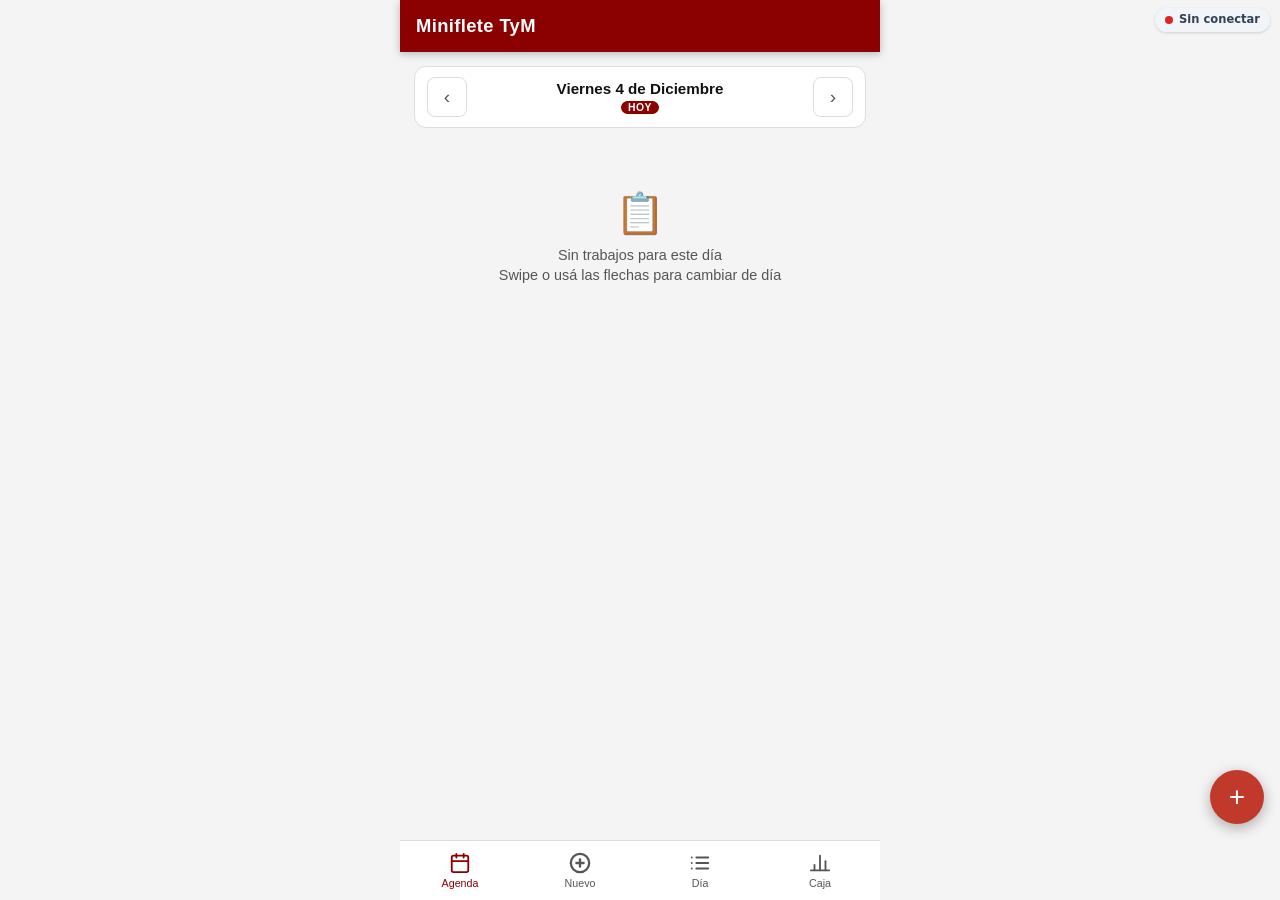
<file: index.html>
<!DOCTYPE html>
<html lang="es">
  <head>
      <meta charset="UTF-8">
      <meta http-equiv="refresh" content="0; url=./unidades/">
      <title>Miniflete TyM</title>
  </head>
<body></body>
</html>
</file>
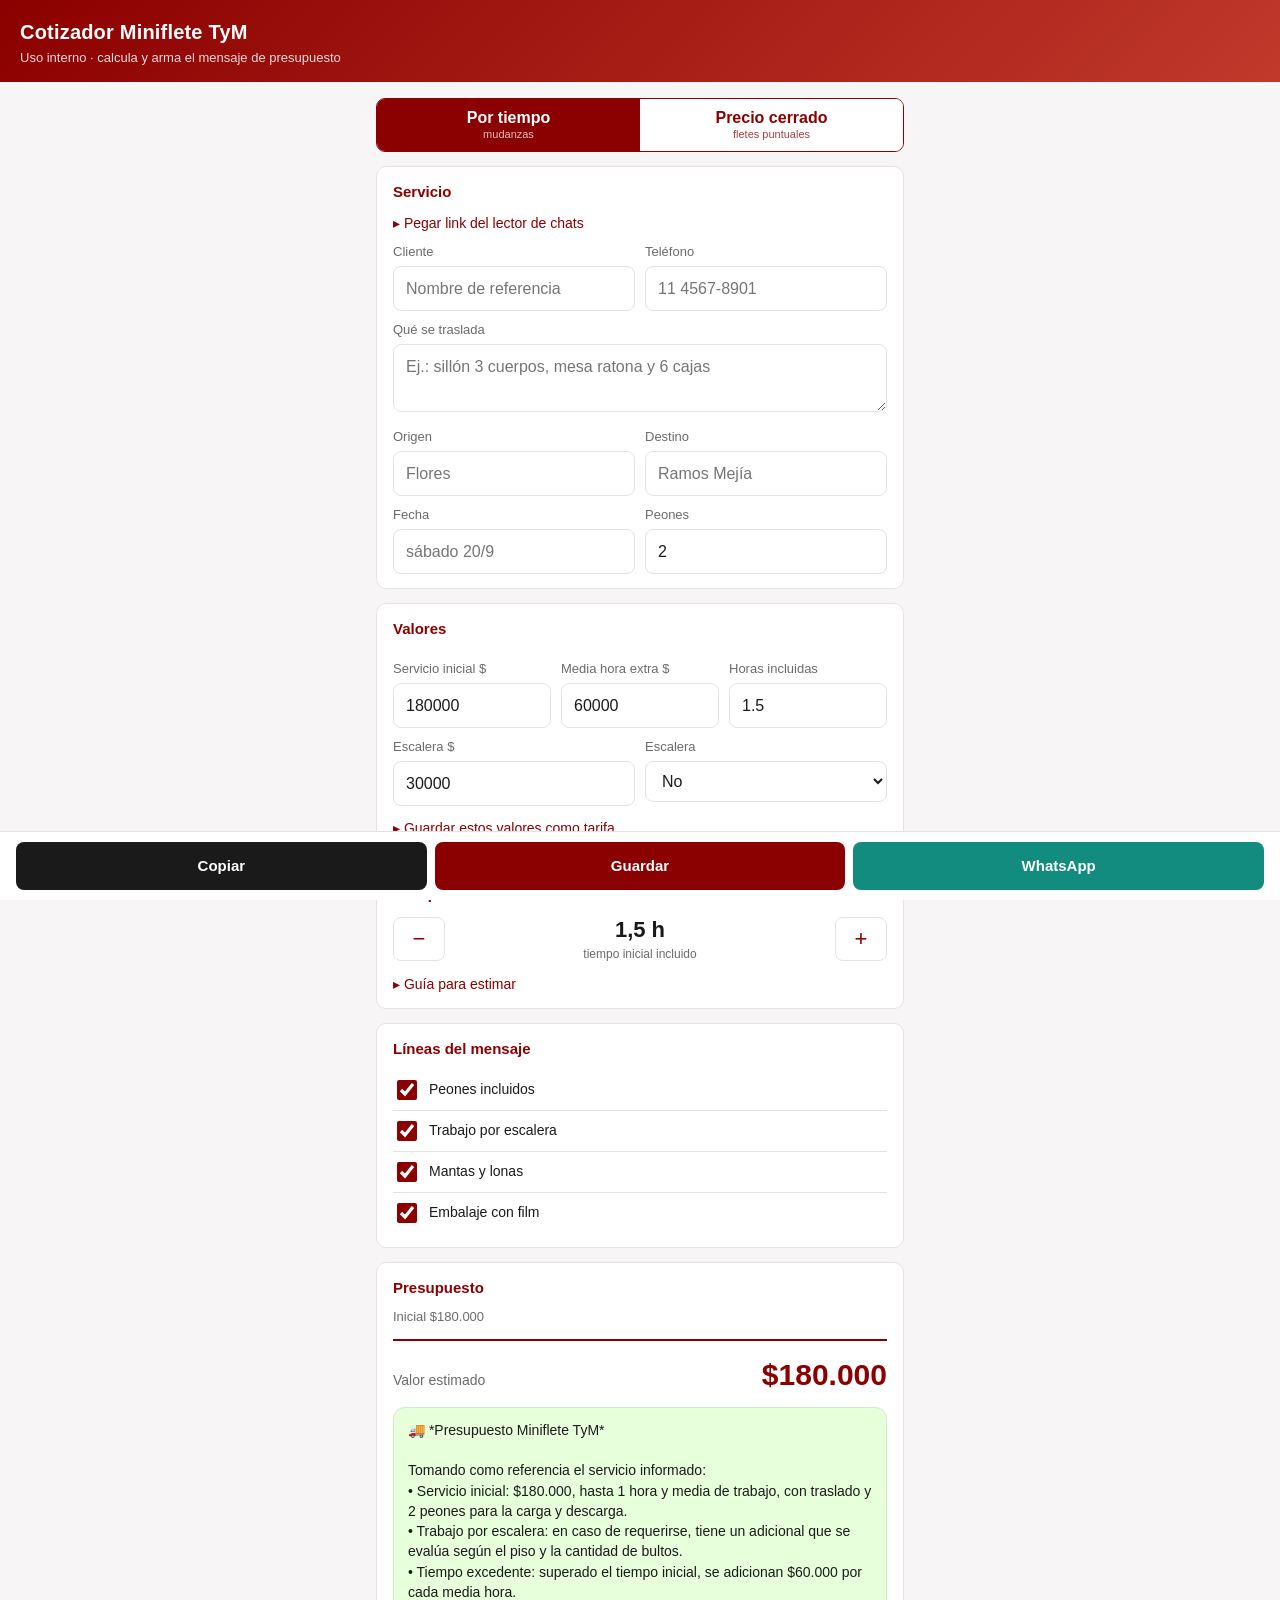
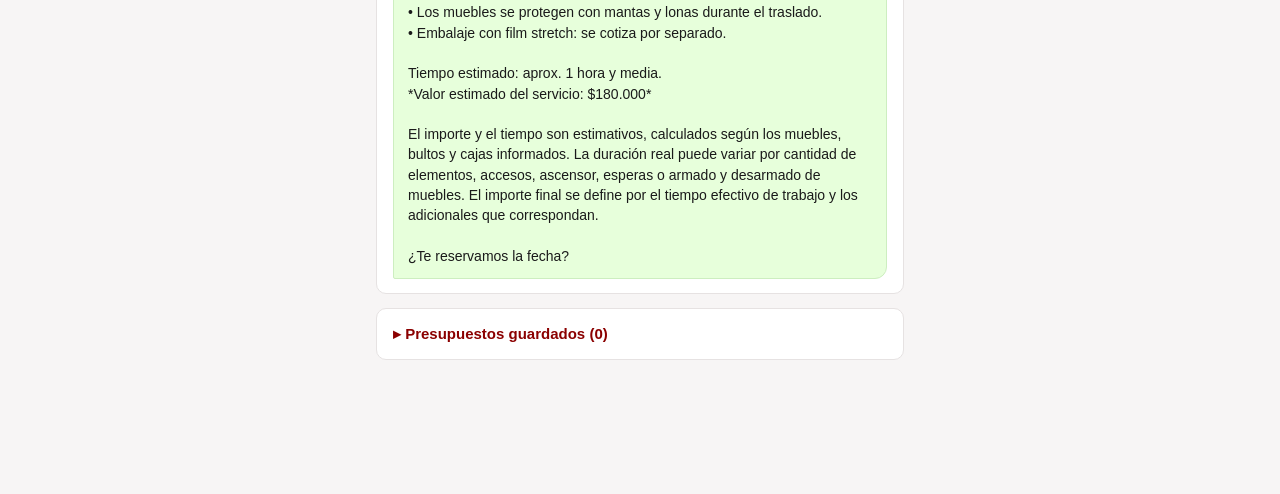
<file: cotizador/index.html>
<!DOCTYPE html>
<html lang="es-AR">
<head>
<meta charset="UTF-8">
<meta name="viewport" content="width=device-width, initial-scale=1, viewport-fit=cover">
<meta name="theme-color" content="#8b0000">
<meta name="description" content="Cotizador interno de presupuestos – Miniflete TyM">
<meta name="apple-mobile-web-app-capable" content="yes">
<meta name="apple-mobile-web-app-status-bar-style" content="black-translucent">
<meta name="apple-mobile-web-app-title" content="Cotizador">
<title>Cotizador — Miniflete TyM</title>
<link rel="manifest" href="manifest.json">
<link rel="apple-touch-icon" href="icons/icon-192.png">
<style>
  :root{
    --rojo:#8b0000; --rojo2:#c0392b; --negro:#1a1a1a; --gris:#6b6b6b;
    --linea:#e6e2e2; --fondo:#f7f5f5; --blanco:#fff; --wa:#128c7e;
  }
  *{box-sizing:border-box}
  html,body{margin:0;background:var(--fondo);color:var(--negro);
    font:16px/1.45 -apple-system,"Segoe UI",Roboto,Helvetica,Arial,sans-serif}
  header{background:linear-gradient(135deg,var(--rojo),var(--rojo2));color:#fff;padding:18px 20px 14px}
  header h1{margin:0;font-size:20px;font-weight:700;letter-spacing:.2px}
  header p{margin:2px 0 0;font-size:13px;opacity:.85}
  main{max-width:560px;margin:0 auto;padding:16px 16px 120px}
  section{background:var(--blanco);border:1px solid var(--linea);border-radius:10px;padding:14px 16px;margin-bottom:14px}
  h2{font-size:15px;margin:0 0 10px;color:var(--rojo)}
  label{display:block;font-size:13px;color:var(--gris);margin:10px 0 4px}
  input,select,textarea{width:100%;font:inherit;padding:10px 12px;border:1px solid var(--linea);
    border-radius:8px;background:#fff;color:var(--negro)}
  textarea{min-height:64px;resize:vertical}
  input:focus,select:focus,textarea:focus,button:focus-visible{outline:2px solid var(--rojo2);outline-offset:1px}
  .fila{display:grid;grid-template-columns:1fr 1fr;gap:10px}
  .fila3{display:grid;grid-template-columns:1fr 1fr 1fr;gap:10px}

  .modo{display:grid;grid-template-columns:1fr 1fr;gap:0;border:1px solid var(--rojo);border-radius:9px;overflow:hidden;margin-bottom:14px}
  .modo button{font:inherit;font-weight:700;height:52px;border:0;background:#fff;color:var(--rojo);line-height:1.15}
  .modo button small{display:block;font-size:11px;font-weight:400;opacity:.75}
  .modo button[aria-pressed="true"]{background:var(--rojo);color:#fff}

  .tiempo{display:grid;grid-template-columns:52px 1fr 52px;gap:8px;align-items:center}
  .tiempo button{height:44px;font-size:22px;border:1px solid var(--linea);background:#fff;border-radius:8px;color:var(--rojo)}
  .tiempo output{display:block;text-align:center;font-size:22px;font-weight:700}
  .tiempo small{display:block;font-size:12px;color:var(--gris);font-weight:400}
  .cerrado input{font-size:26px;font-weight:700;text-align:center;padding:14px}

  .lineas div{display:flex;align-items:center;gap:9px;padding:7px 0;border-bottom:1px solid var(--linea)}
  .lineas div:last-child{border-bottom:0}
  .lineas input[type=checkbox]{width:20px;height:20px;flex:0 0 20px;accent-color:var(--rojo)}
  .lineas label{margin:0;font-size:14px;color:var(--negro)}
  details summary{cursor:pointer;font-size:14px;color:var(--rojo);list-style:none}
  details summary::before{content:"▸ "}details[open] summary::before{content:"▾ "}
  details ul{margin:8px 0 0;padding-left:18px;font-size:14px;color:var(--gris)}
  .total{display:flex;justify-content:space-between;align-items:baseline;border-top:2px solid var(--rojo);padding-top:12px;margin-top:12px}
  .total span{font-size:14px;color:var(--gris)}
  .total strong{font-size:30px;color:var(--rojo)}
  .detalle{font-size:13px;color:var(--gris);margin:4px 0 0}
  .msg{white-space:pre-wrap;font-size:14px;background:#e7ffdb;border-radius:12px 12px 12px 2px;padding:12px 14px;margin-top:10px;border:1px solid #cdeec0}
  .acciones{position:fixed;bottom:0;left:0;right:0;background:#fff;border-top:1px solid var(--linea);
    padding:10px 16px calc(10px + env(safe-area-inset-bottom));display:grid;grid-template-columns:1fr 1fr 1fr;gap:8px}
  .acciones button{height:48px;font:inherit;font-size:15px;font-weight:700;border:0;border-radius:8px;color:#fff}
  #copiar{background:var(--negro)}#guardarPres{background:var(--rojo)}#enviar{background:var(--wa)}
  #copiar.ok,#guardarPres.ok{background:#2d7a2d}
  .oculto{display:none}

  /* Avisos: edición de un guardado y tarifa desactualizada */
  .barra{border-radius:10px;padding:10px 13px;margin-bottom:14px;font-size:13px;line-height:1.35}
  .barra button{font:inherit;font-size:12px;font-weight:700;height:30px;padding:0 11px;margin-top:8px;
    border-radius:7px;border:1px solid currentColor;background:#fff;color:inherit}
  #editBar{background:#fff4d6;border:1px solid #e8c877;color:#7a5a00}
  #avisoTarifa{background:#fdecea;border:1px solid #f0b4ae;color:var(--rojo)}
  #avisoTarifa ul{margin:6px 0 0;padding-left:18px}
  #avisoChat{background:#e7f7ec;border:1px solid #a8d8b2;color:#1d6b2f}
  #pegarTxt{min-height:70px;font-size:13px;margin-top:8px}

  /* Lista de presupuestos guardados */
  #secLista summary{font-size:15px;font-weight:700}
  .pres{border:1px solid var(--linea);border-left:4px solid var(--linea);border-radius:9px;padding:10px 12px;margin-top:10px}
  .pres.urge{border-left-color:var(--rojo2);background:#fffaf9}
  .pres-top{display:flex;justify-content:space-between;align-items:baseline;gap:10px}
  .pres-top b{font-size:15px;word-break:break-word}
  .pres-top .monto{font-weight:700;color:var(--rojo);white-space:nowrap}
  .pres-ruta{font-size:13px;color:var(--gris);margin-top:2px}
  .pres-meta{font-size:12px;color:var(--gris);margin-top:5px;display:flex;align-items:center;gap:6px;flex-wrap:wrap}
  .tag{font-size:10px;font-weight:700;text-transform:uppercase;letter-spacing:.4px;
    padding:2px 7px;border-radius:99px;border:1px solid}
  .tag.enviado{color:#8a6100;border-color:#e8c877;background:#fff4d6}
  .tag.confirmado{color:#1d6b2f;border-color:#a8d8b2;background:#e7f7ec}
  .tag.descartado{color:var(--gris);border-color:var(--linea);background:#f2f0f0}
  .pres-acc{display:flex;flex-wrap:wrap;gap:6px;margin-top:9px}
  .pres-acc button{font:inherit;font-size:12px;font-weight:700;height:32px;padding:0 10px;
    border-radius:7px;border:1px solid var(--linea);background:#fff;color:var(--negro)}
  .pres-acc button[data-a="wa"]{background:var(--wa);border-color:var(--wa);color:#fff}
  .pres-acc button[data-a="abrir"]{background:var(--negro);border-color:var(--negro);color:#fff}
  .pres-acc button[disabled]{opacity:.4}
  .vacio{font-size:13px;color:var(--gris);margin:10px 0 0}
  @media (prefers-reduced-motion:no-preference){#copiar,#guardarPres,.modo button{transition:background .15s}}
</style>
</head>
<body>
<header>
  <h1>Cotizador Miniflete TyM</h1>
  <p>Uso interno · calcula y arma el mensaje de presupuesto</p>
</header>
<main>

<div id="editBar" class="barra oculto">
  <span id="editTxt"></span>
  <button type="button" id="editSalir">Empezar uno nuevo</button>
</div>
<div id="avisoTarifa" class="barra oculto"></div>
<div id="avisoChat" class="barra oculto">Datos cargados desde el chat. Revisalos antes de mandar el presupuesto.</div>

<div class="modo">
  <button type="button" id="mTiempo" aria-pressed="true">Por tiempo<small>mudanzas</small></button>
  <button type="button" id="mCerrado" aria-pressed="false">Precio cerrado<small>fletes puntuales</small></button>
</div>

<section>
  <h2>Servicio</h2>
  <details id="pegarZona">
    <summary>Pegar link del lector de chats</summary>
    <p class="detalle" style="margin:8px 0 0">Si el link no abrió la app, pegalo acá.</p>
    <textarea id="pegarTxt" placeholder="Pegá acá el link"></textarea>
    <button type="button" id="pegarBtn" style="height:40px;border:1px solid var(--linea);background:#fff;border-radius:8px;font:inherit;padding:0 14px;margin-top:8px">Cargar</button>
  </details>
  <div class="fila">
    <div><label for="cliente">Cliente</label><input id="cliente" placeholder="Nombre de referencia"></div>
    <div><label for="telefono">Teléfono</label><input id="telefono" type="tel" inputmode="tel" placeholder="11 4567-8901"></div>
  </div>
  <label for="desc">Qué se traslada</label>
  <textarea id="desc" placeholder="Ej.: sillón 3 cuerpos, mesa ratona y 6 cajas"></textarea>
  <div class="fila">
    <div><label for="origen">Origen</label><input id="origen" placeholder="Flores"></div>
    <div><label for="destino">Destino</label><input id="destino" placeholder="Ramos Mejía"></div>
  </div>
  <div class="fila">
    <div><label for="fecha">Fecha</label><input id="fecha" placeholder="sábado 20/9"></div>
    <div><label for="tPeones">Peones</label><input id="tPeones" type="number" value="2"></div>
  </div>
</section>

<!-- MODO POR TIEMPO -->
<div id="bloqueTiempo">
  <section>
    <h2>Valores</h2>
    <div class="fila3">
      <div><label for="tBase">Servicio inicial $</label><input id="tBase" type="number" inputmode="numeric" value="180000"></div>
      <div><label for="tMedia">Media hora extra $</label><input id="tMedia" type="number" inputmode="numeric" value="60000"></div>
      <div><label for="tHoras">Horas incluidas</label><input id="tHoras" type="number" step="0.5" value="1.5"></div>
    </div>
    <div class="fila">
      <div><label for="tEsc">Escalera $</label><input id="tEsc" type="number" inputmode="numeric" value="30000"></div>
      <div><label for="escalera">Escalera</label>
        <select id="escalera">
          <option value="no">No</option>
          <option value="origen">En origen</option>
          <option value="destino">En destino</option>
          <option value="ambos">En ambos</option>
        </select></div>
    </div>
    <details style="margin-top:12px">
      <summary>Guardar estos valores como tarifa</summary>
      <p class="detalle" style="margin:8px 0">Se usan solo en este presupuesto hasta que los guardes como punto de partida.</p>
      <button type="button" id="guardar" style="height:40px;border:1px solid var(--linea);background:#fff;border-radius:8px;font:inherit;padding:0 14px">Guardar como tarifa</button>
    </details>
  </section>

  <section>
    <h2>Tiempo estimado</h2>
    <div class="tiempo">
      <button type="button" id="menos" aria-label="Media hora menos">−</button>
      <output id="horasOut">1,5 h<small>tiempo inicial incluido</small></output>
      <button type="button" id="mas" aria-label="Media hora más">+</button>
    </div>
    <details style="margin-top:10px">
      <summary>Guía para estimar</summary>
      <ul>
        <li>1,5 h: monoambiente o pocos muebles, todo por ascensor, recorrido corto.</li>
        <li>+0,5 h por cada ambiente adicional.</li>
        <li>+0,5 h por cada 2 pisos por escalera.</li>
        <li>+0,5 h si hay más de 20 cajas o bolsas.</li>
        <li>+0,5 h si el recorrido supera los 15 km.</li>
        <li>+0,5 h por armado o desarmado de muebles.</li>
      </ul>
    </details>
  </section>
</div>

<!-- MODO PRECIO CERRADO -->
<div id="bloqueCerrado" class="oculto">
  <section class="cerrado">
    <h2>Precio del trabajo</h2>
    <input id="precioCerrado" type="number" inputmode="numeric" placeholder="0">
    <p class="detalle">Valor cerrado por el trabajo completo, sin cómputo de horas.</p>
    <label for="cEspera">Si el cliente hace esperar, avisar recargo</label>
    <select id="cEspera">
      <option value="no">No aclarar nada</option>
      <option value="si">Aclarar que la espera se cobra aparte</option>
    </select>
  </section>
</div>

<section>
  <h2>Líneas del mensaje</h2>
  <div class="lineas">
    <div><input type="checkbox" id="lnPeones" checked><label for="lnPeones">Peones incluidos</label></div>
    <div><input type="checkbox" id="lnEsc" checked><label for="lnEsc">Trabajo por escalera</label></div>
    <div><input type="checkbox" id="lnMantas" checked><label for="lnMantas">Mantas y lonas</label></div>
    <div><input type="checkbox" id="lnFilm" checked><label for="lnFilm">Embalaje con film</label></div>
  </div>
</section>

<section>
  <h2>Presupuesto</h2>
  <p class="detalle" id="detalle"></p>
  <div class="total"><span id="totalLabel">Valor estimado</span><strong id="total">$0</strong></div>
  <div class="msg" id="msg"></div>
</section>

<section id="secLista">
  <details id="detLista">
    <summary>Presupuestos guardados (<span id="contLista">0</span>)</summary>
    <div id="lista"></div>
  </details>
</section>

</main>
<div class="acciones">
  <button type="button" id="copiar">Copiar</button>
  <button type="button" id="guardarPres">Guardar</button>
  <button type="button" id="enviar">WhatsApp</button>
</div>

<script>
  // Se registra solo en su propio scope: no desregistra ni toca el SW de /unidades/.
  if('serviceWorker' in navigator){
    var miScope=new URL('./',window.location.href).href;
    navigator.serviceWorker.getRegistrations().then(function(regs){
      regs.forEach(function(reg){
        // Solo el SW de la app vieja de propuestas, que tiene scope mas amplio
        // y se mete en el nuestro. Las apps hermanas no se tocan.
        if(miScope.indexOf(reg.scope)===0&&reg.scope!==miScope) reg.unregister();
      });
      navigator.serviceWorker.register('./sw.js',{scope:'./'}).catch(function(){});
    });
    // Recien cuando manda nuestro SW se limpia la cache huerfana de la app vieja:
    // antes de eso el SW viejo todavia sirve pedidos y la vuelve a llenar.
    navigator.serviceWorker.ready.then(function(){
      if(window.caches) caches.keys().then(function(ks){
        ks.forEach(function(k){ if(k.indexOf('mftym-')===0) caches.delete(k); });
      });
    });
  }
</script>

<script>
(function(){
  const $=id=>document.getElementById(id);
  const tarifaIds=['tBase','tMedia','tEsc','tHoras','tPeones'];
  const LINEAS=['lnPeones','lnEsc','lnMantas','lnFilm'];
  const K_PRES='tym_presupuestos';          // solo presupuestos: tym_tarifas no se toca
  const DIA=86400000, DIAS_LIMPIEZA=15, DIAS_SEGUIMIENTO=2;
  let horas=1.5, modo='tiempo', editandoId=null;

  // Valores de fábrica del HTML, por si todavía no se guardó ninguna tarifa.
  const DEFAULTS={}; tarifaIds.forEach(id=>DEFAULTS[id]=$(id).value);

  // Deja el formulario en la tarifa vigente. Se usa al abrir la app y cada vez que se
  // arranca un presupuesto nuevo: si antes se abrió uno viejo, sus valores quedaron
  // cargados y no tienen que arrastrarse al siguiente.
  function aplicarTarifas(){
    let g={};
    try{ g=JSON.parse(localStorage.getItem('tym_tarifas')||'{}')||{}; }catch(e){}
    tarifaIds.forEach(id=>{ $(id).value=(g[id]!=null?g[id]:DEFAULTS[id]); });
    horas=+$('tHoras').value||1.5;
  }
  aplicarTarifas();

  $('guardar').onclick=function(){
    try{
      const o={}; tarifaIds.forEach(id=>o[id]=$(id).value);
      localStorage.setItem('tym_tarifas',JSON.stringify(o));
      this.textContent='Guardado';
      setTimeout(()=>{this.textContent='Guardar como tarifa';},1500);
    }catch(e){ this.textContent='No se pudo guardar'; }
  };

  const peso=n=>'$'+Math.round(n).toLocaleString('es-AR');
  const fmtH=h=>{
    if(h===0.5) return 'media hora';
    const e=Math.floor(h), m=h%1?' y media':'';
    return e+(e===1?' hora':' horas')+m;
  };
  const esc=s=>String(s==null?'':s).replace(/[&<>"]/g,c=>({'&':'&amp;','<':'&lt;','>':'&gt;','"':'&quot;'}[c]));

  /* ---------- teléfono ---------- */
  // Devuelve el número listo para wa.me (549 + número nacional) o '' si no da.
  function normalizarTel(raw){
    let d=String(raw==null?'':raw).replace(/\D/g,'');
    if(!d) return '';
    d=d.replace(/^00/,'');
    if(d.length>10&&d.slice(0,2)==='54') d=d.slice(2);   // código de país
    if(d.length>10&&d[0]==='9') d=d.slice(1);            // 9 de celular
    d=d.replace(/^0+/,'');                               // 0 de larga distancia
    if(d.length>10){                                     // 15 después de la característica
      for(let i=2;i<=4;i++){
        if(d.slice(i,i+2)==='15'&&d.length-2>=10){ d=d.slice(0,i)+d.slice(i+2); break; }
      }
    }
    return d.length>=10?'549'+d:'';
  }
  const telValido=t=>/^549\d{10,12}$/.test(String(t==null?'':t));

  /* ---------- almacenamiento ---------- */
  function leerPres(){
    try{ const a=JSON.parse(localStorage.getItem(K_PRES)||'[]'); return Array.isArray(a)?a:[]; }
    catch(e){ return []; }
  }
  function escribirPres(a){
    try{ localStorage.setItem(K_PRES,JSON.stringify(a)); return true; }catch(e){ return false; }
  }
  function diasDesde(iso){
    const t=Date.parse(iso);
    return isNaN(t)?0:Math.floor((Date.now()-t)/DIA);
  }
  const textoDias=n=>n<=0?'enviado hoy':(n===1?'enviado ayer':'enviado hace '+n+' días');

  // Corre al abrir la app. Los confirmados no se borran nunca.
  function limpiarViejos(){
    const a=leerPres();
    const b=a.filter(p=>!((p.estado==='enviado'||p.estado==='descartado')&&diasDesde(p.fechaEnvio)>DIAS_LIMPIEZA));
    if(b.length!==a.length) escribirPres(b);
  }

  /* ---------- estado del formulario ---------- */
  function leerFormulario(){
    const v={escalera:$('escalera').value,cEspera:$('cEspera').value,horas:horas,
             precioCerrado:$('precioCerrado').value};
    tarifaIds.forEach(id=>v[id]=$(id).value);
    const l={}; LINEAS.forEach(id=>l[id]=$(id).checked);
    return {
      cliente:$('cliente').value.trim(), telefono:$('telefono').value.trim(),
      desc:$('desc').value.trim(), origen:$('origen').value.trim(),
      destino:$('destino').value.trim(), fecha:$('fecha').value.trim(),
      modo:modo, valores:v, lineas:l
    };
  }

  function setModo(m){
    modo=m;
    $('mTiempo').setAttribute('aria-pressed',m==='tiempo');
    $('mCerrado').setAttribute('aria-pressed',m==='cerrado');
    $('bloqueTiempo').classList.toggle('oculto',m!=='tiempo');
    $('bloqueCerrado').classList.toggle('oculto',m==='tiempo');
    $('totalLabel').textContent=m==='tiempo'?'Valor estimado':'Valor del trabajo';
    calcular();
  }

  function encabezado(e){
    let m='🚚 *Presupuesto Miniflete TyM*\n';
    if(e.desc) m+='Servicio: '+e.desc+'\n';
    if(e.origen||e.destino) m+='Recorrido: '+(e.origen||'—')+' → '+(e.destino||'—')+'\n';
    if(e.fecha) m+='Fecha: '+e.fecha+'\n';
    return m;
  }

  // Calcula y arma el mensaje a partir de un estado (el formulario o un registro
  // guardado). No toca el DOM: así la lista puede regenerar cualquier mensaje.
  function computar(e){
    const v=e.valores||{}, l=e.lineas||{};
    const peones=+v.tPeones||0;
    const conPeones=!!l.lnPeones&&peones>0;
    const txtPeones=peones+(peones===1?' peón':' peones');
    let total, m, detalle, medias=0, hs=+v.horas||0;

    if(e.modo!=='cerrado'){
      const base=+v.tBase||0, media=+v.tMedia||0, escv=+v.tEsc||0;
      const hInc=+v.tHoras||1.5;
      if(hs<hInc) hs=hInc;
      const escalera=v.escalera||'no';
      medias=Math.max(0,Math.round((hs-hInc)/0.5));
      const adEsc=(escalera==='no'||!l.lnEsc)?0:escv;
      total=base+medias*media+adEsc;

      detalle='Inicial '+peso(base)+(medias?' + '+medias+' × '+peso(media):'')+(adEsc?' + escalera '+peso(adEsc):'');

      const dondeEsc={origen:'en origen',destino:'en destino',ambos:'en origen y destino'}[escalera];
      m=encabezado(e);
      m+='\nTomando como referencia el servicio informado:\n';
      m+='• Servicio inicial: '+peso(base)+', hasta '+fmtH(hInc)+' de trabajo'+
        (conPeones?', con traslado y '+txtPeones+' para la carga y descarga':', con el traslado incluido')+'.\n';
      if(l.lnEsc){
        m+=escalera==='no'
          ?'• Trabajo por escalera: en caso de requerirse, tiene un adicional que se evalúa según el piso y la cantidad de bultos.\n'
          :'• Trabajo por escalera '+dondeEsc+': adicional de '+peso(escv)+'.\n';
      }
      m+='• Tiempo excedente: superado el tiempo inicial, se adicionan '+peso(media)+' por cada media hora.\n';
      if(l.lnMantas) m+='• Los muebles se protegen con mantas y lonas durante el traslado.\n';
      if(l.lnFilm) m+='• Embalaje con film stretch: se cotiza por separado.\n';
      m+='\nTiempo estimado: aprox. '+fmtH(hs)+'.\n';
      m+='*Valor estimado del servicio: '+peso(total)+'*\n\n';
      m+='El importe y el tiempo son estimativos, calculados según los muebles, bultos y cajas informados. La duración real puede variar por cantidad de elementos, accesos, ascensor, esperas o armado y desarmado de muebles. El importe final se define por el tiempo efectivo de trabajo y los adicionales que correspondan.\n\n';
    } else {
      total=+v.precioCerrado||0;
      detalle='Precio cerrado por el trabajo';
      m=encabezado(e);
      m+='\n*Valor del servicio: '+peso(total)+'*\n\n';
      m+='El valor incluye:\n';
      m+=conPeones
        ?'• El traslado y '+txtPeones+' para la carga y descarga.\n'
        :'• El traslado de los elementos informados.\n';
      if(l.lnMantas) m+='• Protección de los muebles con mantas y lonas.\n';
      if(l.lnEsc) m+='• Si hay que subir o bajar por escalera y no fue informado, se cotiza un adicional.\n';
      if(l.lnFilm) m+='• Embalaje con film stretch: se cotiza por separado.\n';
      if(v.cEspera==='si') m+='• Las esperas en el domicilio se cobran aparte.\n';
      m+='\nEs un precio cerrado por el trabajo descripto. Si al momento del servicio cambia la cantidad de elementos o las condiciones de acceso, actualizamos el presupuesto antes de empezar.\n\n';
    }

    m+='¿Te reservamos la fecha?';
    return {total:total,mensaje:m,detalle:detalle,medias:medias,horas:hs};
  }

  function calcular(){
    const r=computar(leerFormulario());
    if(modo==='tiempo'){
      horas=r.horas;
      $('horasOut').innerHTML=String(horas).replace('.',',')+' h<small>'+
        (r.medias?r.medias+' × media hora extra':'tiempo inicial incluido')+'</small>';
    }
    $('detalle').textContent=r.detalle;
    $('total').textContent=peso(r.total);
    $('msg').textContent=r.mensaje;
    return r.mensaje;
  }

  /* ---------- edición de un presupuesto guardado ---------- */
  function pintarEdicion(){
    const hay=editandoId!=null;
    $('editBar').classList.toggle('oculto',!hay);
    if(!hay) return;
    const p=leerPres().find(x=>x.id===editandoId);
    $('editTxt').textContent='Estás editando un presupuesto guardado'+
      (p&&p.cliente?' de '+p.cliente:'')+'. Al guardar se actualiza ese mismo registro.';
  }

  const ETIQ={tBase:'Servicio inicial',tMedia:'Media hora extra',tEsc:'Escalera',tHoras:'Horas incluidas'};
  const fmtVal=(k,v)=>k==='tHoras'?String(v).replace('.',',')+' h':peso(+v);

  // Compara los valores con los que se cotizó contra la tarifa guardada hoy.
  // No recalcula nada: solo avisa, la decisión es del usuario.
  function avisarTarifa(p){
    const box=$('avisoTarifa');
    box.innerHTML=''; box.classList.add('oculto');
    if(!p||p.modo==='cerrado') return;
    let g={};
    try{ g=JSON.parse(localStorage.getItem('tym_tarifas')||'{}')||{}; }catch(e){ return; }
    const v=p.valores||{}, dif=[];
    Object.keys(ETIQ).forEach(k=>{
      if(g[k]==null||v[k]==null||+g[k]===+v[k]) return;
      dif.push(ETIQ[k]+': se cotizó a '+fmtVal(k,v[k])+' · hoy la tarifa es '+fmtVal(k,g[k]));
    });
    if(!dif.length) return;
    box.innerHTML='<b>La tarifa cambió desde que se cotizó.</b> Se cargaron los valores originales; '+
      'si querés recotizar, actualizalos a mano.<ul><li>'+dif.map(esc).join('</li><li>')+'</li></ul>';
    box.classList.remove('oculto');
  }

  function abrir(id){
    const p=leerPres().find(x=>x.id===id);
    if(!p) return;
    const v=p.valores||{};
    tarifaIds.forEach(k=>{ if(v[k]!=null) $(k).value=v[k]; });
    $('escalera').value=v.escalera||'no';
    $('cEspera').value=v.cEspera||'no';
    $('precioCerrado').value=v.precioCerrado!=null?v.precioCerrado:'';
    horas=+v.horas||+v.tHoras||1.5;
    LINEAS.forEach(k=>{ $(k).checked=p.lineas&&p.lineas[k]!==undefined?!!p.lineas[k]:true; });
    $('cliente').value=p.cliente||'';
    $('telefono').value=p.telefono||'';
    $('desc').value=p.desc||'';
    $('origen').value=p.origen||'';
    $('destino').value=p.destino||'';
    $('fecha').value=p.fecha||'';
    editandoId=p.id;
    pintarEdicion();
    avisarTarifa(p);
    setModo(p.modo==='cerrado'?'cerrado':'tiempo');
    $('detLista').open=false;
    window.scrollTo({top:0,behavior:'smooth'});
  }

  // Deja el formulario en blanco sin tocar las tarifas ni los presupuestos guardados.
  function limpiarFormulario(){
    editandoId=null;
    ['cliente','telefono','desc','origen','destino','fecha','precioCerrado'].forEach(id=>$(id).value='');
    LINEAS.forEach(id=>$(id).checked=true);
    $('escalera').value='no'; $('cEspera').value='no';
    aplicarTarifas();
    $('avisoTarifa').classList.add('oculto');
    pintarEdicion();
  }

  $('editSalir').onclick=function(){ limpiarFormulario(); calcular(); };

  /* ---------- lista ---------- */
  function pintarLista(){
    const lista=leerPres().slice().sort((a,b)=>Date.parse(b.fechaEnvio)-Date.parse(a.fechaEnvio));
    $('contLista').textContent=lista.length;
    if(!lista.length){
      $('lista').innerHTML='<p class="vacio">Todavía no guardaste ningún presupuesto.</p>';
      return;
    }
    $('lista').innerHTML=lista.map(p=>{
      const d=diasDesde(p.fechaEnvio), est=p.estado||'enviado';
      const urge=est==='enviado'&&d>=DIAS_SEGUIMIENTO;
      const wa=telValido(p.telefono);
      return '<article class="pres'+(urge?' urge':'')+'" data-id="'+esc(p.id)+'">'+
        '<div class="pres-top"><b>'+esc(p.cliente||'Sin nombre')+'</b>'+
          '<span class="monto">'+peso(+p.total||0)+'</span></div>'+
        '<div class="pres-ruta">'+esc(p.origen||'—')+' → '+esc(p.destino||'—')+'</div>'+
        '<div class="pres-meta"><span class="tag '+esc(est)+'">'+esc(est)+'</span>'+
          '<span>'+esc(textoDias(d))+'</span>'+
          (urge?'<span>· necesita seguimiento</span>':'')+'</div>'+
        '<div class="pres-acc">'+
          '<button type="button" data-a="wa"'+(wa?'':' disabled')+'>WhatsApp</button>'+
          '<button type="button" data-a="abrir">Abrir</button>'+
          '<button type="button" data-a="conf">Confirmado</button>'+
          '<button type="button" data-a="desc">Descartado</button>'+
          '<button type="button" data-a="del">Borrar</button>'+
        '</div></article>';
    }).join('');
  }

  $('lista').addEventListener('click',function(ev){
    const b=ev.target.closest('button[data-a]');
    if(!b||b.disabled) return;
    const art=b.closest('.pres');
    if(!art) return;
    const id=+art.dataset.id, a=b.dataset.a;

    if(a==='abrir'){ abrir(id); return; }
    if(a==='wa'){
      const p=leerPres().find(x=>x.id===id);
      if(!p||!telValido(p.telefono)) return;
      window.open('https://wa.me/'+p.telefono+'?text='+encodeURIComponent(computar(p).mensaje),'_blank');
      return;
    }
    if(a==='del'){
      if(!confirm('¿Borrar este presupuesto?')) return;
      escribirPres(leerPres().filter(x=>x.id!==id));
      if(editandoId===id){ editandoId=null; pintarEdicion(); }
      pintarLista();
      return;
    }
    // Confirmado / Descartado: volver a tocar el mismo botón lo devuelve a enviado.
    const nuevo=a==='conf'?'confirmado':'descartado';
    const l=leerPres(), i=l.findIndex(x=>x.id===id);
    if(i<0) return;
    l[i].estado=(l[i].estado===nuevo)?'enviado':nuevo;
    escribirPres(l);
    pintarLista();
  });

  /* ---------- guardar presupuesto ---------- */
  function avisoBoton(btn,txt){
    btn.textContent=txt;
    setTimeout(()=>{ btn.textContent='Guardar'; btn.classList.remove('ok'); },1600);
  }

  $('guardarPres').onclick=function(){
    const e=leerFormulario();
    const r=computar(e);
    const lista=leerPres();
    const ix=editandoId!=null?lista.findIndex(p=>p.id===editandoId):-1;

    let id;
    if(ix>=0){ id=lista[ix].id; }
    else { id=Date.now(); while(lista.some(p=>p.id===id)) id++; }

    e.valores.horas=r.horas;
    const reg={
      id:id,
      fechaEnvio:new Date().toISOString(),
      cliente:e.cliente,
      // Si no se puede normalizar se guarda el texto tal cual y la ficha queda sin WhatsApp.
      telefono:normalizarTel(e.telefono)||e.telefono,
      desc:e.desc, origen:e.origen, destino:e.destino, fecha:e.fecha,
      modo:e.modo, valores:e.valores, lineas:e.lineas,
      total:r.total,
      estado:ix>=0?(lista[ix].estado||'enviado'):'enviado'
    };
    if(ix>=0) lista[ix]=reg; else lista.push(reg);

    if(!escribirPres(lista)){ avisoBoton(this,'No se pudo'); return; }

    editandoId=id;          // evita duplicar si se toca Guardar dos veces seguidas
    pintarEdicion();
    pintarLista();
    this.classList.add('ok');
    avisoBoton(this,'Guardado');
  };

  /* ---------- precarga desde los parámetros del link ---------- */
  // Los links los arma el lector de chats. Todo lo que entra por acá es dato, no
  // orden: cada valor se valida y el que no pasa se ignora, dejando el campo como
  // estaba. Los precios no se tocan nunca: salen de la tarifa guardada.
  const ESCALERAS=['no','origen','destino','ambos'];
  const DIAS_SEM=['domingo','lunes','martes','miércoles','jueves','viernes','sábado'];

  // La fecha viaja en AAAA-MM-DD, pero el campo es texto libre y va tal cual al
  // mensaje del cliente: se pasa al formato que usa el resto de la app.
  function fechaLegible(s){
    const m=/^(\d{4})-(\d{2})-(\d{2})$/.exec(s);
    if(!m) return '';
    const a=+m[1], me=+m[2], d=+m[3];
    const f=new Date(a,me-1,d);
    if(f.getFullYear()!==a||f.getMonth()!==me-1||f.getDate()!==d) return '';
    return DIAS_SEM[f.getDay()]+' '+d+'/'+me;
  }

  function disparar(id){
    const el=$(id);
    el.dispatchEvent(new Event('input',{bubbles:true}));
    el.dispatchEvent(new Event('change',{bubbles:true}));
  }

  function precargarDesde(src,desdeUrl){
    if(!src) return false;
    let p;
    try{ p=new URLSearchParams(src); }catch(e){ return false; }
    const txt=k=>{ const v=p.get(k); return v==null?'':String(v).trim(); };
    let hubo=false;
    const poner=(id,v)=>{ if(!v) return; $(id).value=v; disparar(id); hubo=true; };

    poner('cliente',txt('cliente'));
    poner('telefono',txt('telefono'));
    poner('desc',txt('traslada'));
    poner('origen',txt('origen'));
    poner('destino',txt('destino'));
    poner('fecha',fechaLegible(txt('fecha')));

    const pe=txt('peones');
    if(/^\d+$/.test(pe)&&+pe>=1&&+pe<=10){ $('tPeones').value=+pe; disparar('tPeones'); hubo=true; }

    const es=txt('escalera');
    if(ESCALERAS.indexOf(es)>=0){ $('escalera').value=es; disparar('escalera'); hubo=true; }

    const fi=txt('film');
    if(fi==='1'||fi==='0'){ $('lnFilm').checked=(fi==='1'); disparar('lnFilm'); hubo=true; }

    const mo=txt('modo');
    if(mo==='tiempo'||mo==='cerrado'){ setModo(mo); hubo=true; }

    if(!hubo) return false;
    calcular();
    const box=$('avisoChat');
    box.classList.remove('oculto');
    clearTimeout(box.tempo);
    box.tempo=setTimeout(()=>box.classList.add('oculto'),6000);
    // Se limpia la URL para que una recarga no vuelva a pisar lo que se editó.
    if(desdeUrl){ try{ history.replaceState(null,'',location.pathname); }catch(e){} }
    window.scrollTo({top:0});
    return true;
  }

  // Acepta ?clave=valor y #clave=valor. El fragmento no viaja al servidor: si el
  // lector pasa a usarlo, los datos del cliente dejan de quedar en los logs.
  function precargarDeUrl(){
    const q=location.search.length>1?location.search.slice(1):'';
    precargarDesde(q||location.hash.slice(1),true);
  }
  // Con la app ya abierta, tocar un link con # solo cambia el hash y no recarga.
  window.addEventListener('hashchange',precargarDeUrl);

  $('pegarBtn').onclick=function(){
    const s=$('pegarTxt').value.trim();
    const i=Math.min.apply(null,[s.indexOf('?'),s.indexOf('#')].filter(n=>n>=0).concat([Infinity]));
    if(!precargarDesde(i===Infinity?s:s.slice(i+1),false)){
      this.textContent='No se entendió';
      setTimeout(()=>{ this.textContent='Cargar'; },1800);
      return;
    }
    $('pegarTxt').value='';
    $('pegarZona').open=false;
  };

  /* ---------- acciones fijas ---------- */
  $('mTiempo').onclick=()=>setModo('tiempo');
  $('mCerrado').onclick=()=>setModo('cerrado');
  $('mas').onclick=()=>{horas+=0.5;calcular();};
  $('menos').onclick=()=>{horas-=0.5;calcular();};
  document.querySelectorAll('input,select,textarea').forEach(el=>{
    el.addEventListener('input',calcular);
    el.addEventListener('change',calcular);
  });

  $('copiar').onclick=async function(){
    const m=calcular();
    try{ await navigator.clipboard.writeText(m); }
    catch(e){ const t=document.createElement('textarea');t.value=m;document.body.appendChild(t);t.select();document.execCommand('copy');t.remove(); }
    this.textContent='Copiado';this.classList.add('ok');
    setTimeout(()=>{this.textContent='Copiar';this.classList.remove('ok');},1500);
  };
  $('enviar').onclick=()=>{
    const tel=normalizarTel($('telefono').value);
    window.open('https://wa.me/'+(telValido(tel)?tel:'')+'?text='+encodeURIComponent(calcular()),'_blank');
  };

  limpiarViejos();
  pintarLista();
  pintarEdicion();
  calcular();
  precargarDeUrl();   // último: las tarifas guardadas ya están cargadas y no se pisan
})();
</script>
</body>
</html>
</file>
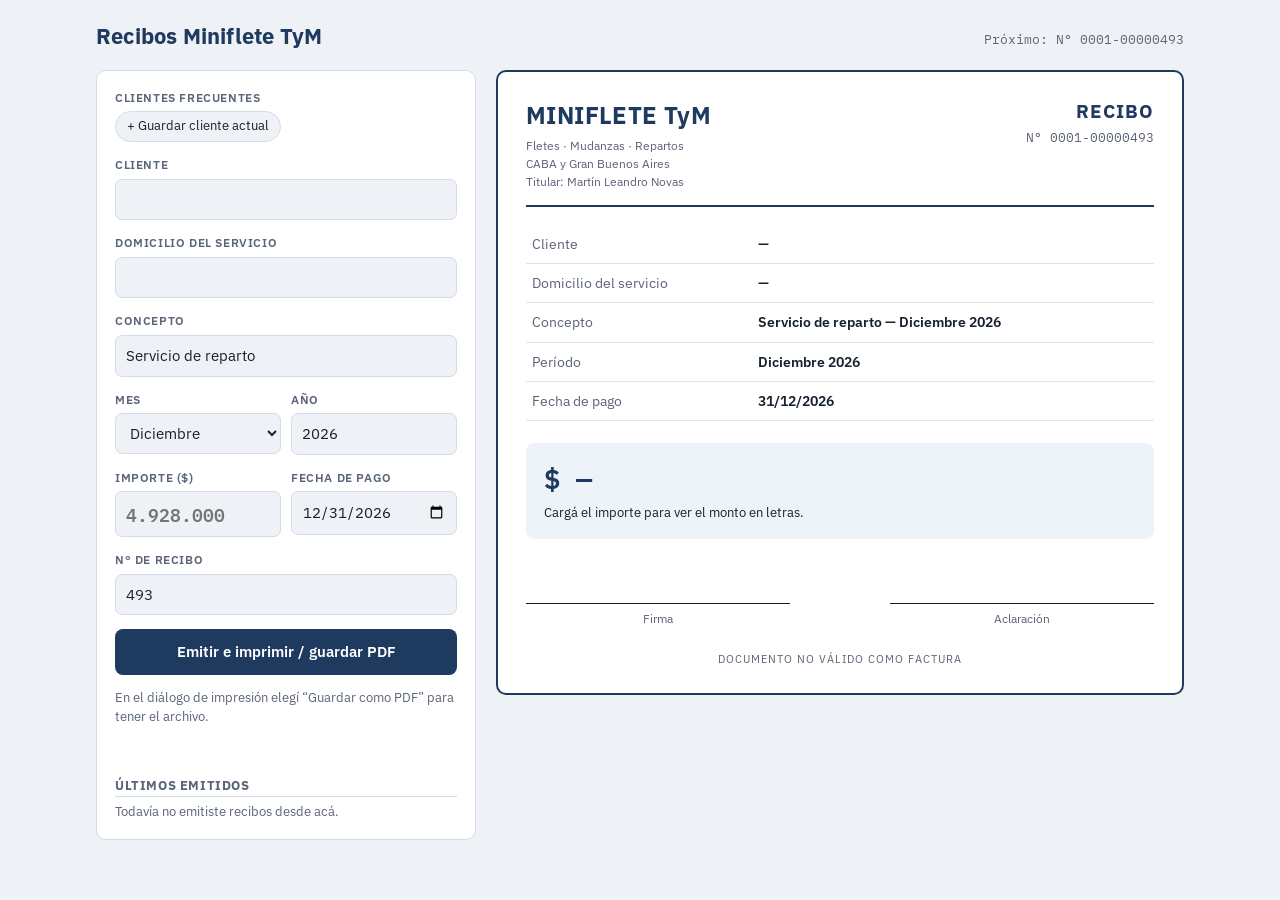
<file: recibos/index.html>
<!doctype html><html lang="es"><head><meta charset="utf-8"><meta name="viewport" content="width=device-width,initial-scale=1,viewport-fit=cover">
<link rel="manifest" href="manifest.webmanifest"><meta name="theme-color" content="#1f3a5f"><link rel="icon" href="icon.svg"><link rel="apple-touch-icon" href="icon-192.png">
<style>:root{padding-top:env(safe-area-inset-top,0px);padding-bottom:env(safe-area-inset-bottom,0px)}body{margin:0}</style><title>Recibos Miniflete TyM</title>
<meta name="claude:viewport-fit-sides" content="cover">

<link rel="preconnect" href="https://fonts.googleapis.com">
<link rel="stylesheet" href="https://fonts.googleapis.com/css2?family=IBM+Plex+Sans:wght@400;500;600;700&family=IBM+Plex+Mono:wght@500;600&display=swap">
<style>
/* Layout: herramienta de dos columnas — formulario de carga a la izquierda, hoja del recibo a la derecha; una columna en el celu */
:root{
  --bg:#eef1f5; --surface:#ffffff; --fg:#17202e; --muted:#5a6578; --line:#d6dce5;
  --accent:#1f3a5f; --accent-fg:#ffffff; --accent-soft:#e2e9f2; --ok:#1d6b45;
  --paper:#ffffff; --ink:#17202e; --ink-muted:#5b6475; --ink-line:#dfe3ea; --ink-accent:#1f3a5f; --ink-soft:#eef3f9;
  --f-body:"IBM Plex Sans", system-ui, -apple-system, "Segoe UI", sans-serif;
  --f-mono:"IBM Plex Mono", ui-monospace, Menlo, Consolas, monospace;
}
@media (prefers-color-scheme: dark){:root:not([data-theme="light"]){
  --bg:#0f141c; --surface:#18202b; --fg:#e6ebf2; --muted:#9aa6b8; --line:#2a3544;
  --accent:#7fa6d6; --accent-fg:#0f141c; --accent-soft:#1f2b3b; --ok:#6fc89a; color-scheme:dark}}
:root[data-theme="dark"]{
  --bg:#0f141c; --surface:#18202b; --fg:#e6ebf2; --muted:#9aa6b8; --line:#2a3544;
  --accent:#7fa6d6; --accent-fg:#0f141c; --accent-soft:#1f2b3b; --ok:#6fc89a; color-scheme:dark}
*{box-sizing:border-box}
body{background:var(--bg);color:var(--fg);font-family:var(--f-body);font-size:15px;line-height:1.45}
.wrap{max-width:1120px;margin:0 auto;padding-block:20px 40px;padding-left:max(16px,env(safe-area-inset-left,0px));padding-right:max(16px,env(safe-area-inset-right,0px))}
header.top{display:flex;justify-content:space-between;align-items:baseline;gap:12px;flex-wrap:wrap;margin-bottom:18px}
header.top h1{margin:0;font-size:22px;font-weight:700;color:var(--accent);letter-spacing:.2px}
header.top .next{font-family:var(--f-mono);font-size:13px;color:var(--muted)}
.grid{display:grid;grid-template-columns:minmax(0,380px) minmax(0,1fr);gap:20px;align-items:start}
@media (max-width:820px){.grid{grid-template-columns:minmax(0,1fr)}}
.panel{background:var(--surface);border:1px solid var(--line);border-radius:10px;padding:18px;display:flex;flex-direction:column;gap:14px;min-width:0}
.lbl{font-size:12px;font-weight:600;text-transform:uppercase;letter-spacing:.6px;color:var(--muted);margin-bottom:5px;display:block}
input,select{width:100%;font:inherit;color:var(--fg);background:var(--bg);border:1px solid var(--line);border-radius:7px;padding:9px 10px}
input:focus,select:focus,button:focus-visible{outline:2px solid var(--accent);outline-offset:1px}
.row{display:grid;grid-template-columns:1fr 1fr;gap:10px}
.chips{display:flex;flex-wrap:wrap;gap:6px}
.chip{font:inherit;font-size:13px;border:1px solid var(--line);background:var(--bg);color:var(--fg);border-radius:999px;padding:5px 11px;cursor:pointer}
.chip:hover{border-color:var(--accent)}
.amt{font-family:var(--f-mono);font-size:18px;font-weight:600}
.btn{font:inherit;font-weight:600;border:0;border-radius:8px;padding:12px 14px;cursor:pointer;background:var(--accent);color:var(--accent-fg)}
.btn.sec{background:var(--accent-soft);color:var(--fg)}
.hint{font-size:13px;color:var(--muted);margin:0}
.toast{font-size:13px;color:var(--ok);font-weight:600;min-height:18px}
.hist h2{font-size:13px;text-transform:uppercase;letter-spacing:.6px;color:var(--muted);margin:4px 0 0}
.hist ul{list-style:none;margin:0;padding:0;display:flex;flex-direction:column;gap:6px}
.hist li{display:grid;grid-template-columns:auto 1fr auto;gap:10px;align-items:center;font-size:13px;border-top:1px solid var(--line);padding-top:6px}
.hist .n{font-family:var(--f-mono);color:var(--muted)}
.hist .c{min-width:0;overflow:hidden;text-overflow:ellipsis;white-space:nowrap}
.hist button{font:inherit;font-size:12px;background:none;border:1px solid var(--line);color:var(--fg);border-radius:6px;padding:3px 8px;cursor:pointer}
.counter{display:flex;gap:8px;align-items:end}
.counter input{font-family:var(--f-mono)}
.sheetwrap{min-width:0;overflow-x:auto}
/* Hoja del recibo: papel blanco en ambos temas */
.sheet{background:var(--paper);color:var(--ink);border:2px solid var(--ink-accent);border-radius:10px;padding:26px 28px;font-family:var(--f-body);min-width:0}
.s-head{display:flex;justify-content:space-between;align-items:flex-start;gap:14px;border-bottom:2px solid var(--ink-accent);padding-bottom:14px}
.s-brand{font-size:24px;font-weight:700;color:var(--ink-accent);letter-spacing:.4px}
.s-sub{font-size:12px;color:var(--ink-muted);margin-top:4px;line-height:1.5}
.s-tag{text-align:right}
.s-tag .t{font-size:19px;font-weight:700;color:var(--ink-accent);letter-spacing:1px}
.s-tag .n{font-family:var(--f-mono);font-size:13px;color:var(--ink-muted);margin-top:4px;white-space:nowrap}
.s-tbl{width:100%;border-collapse:collapse;margin-top:18px;font-size:14px}
.s-tbl td{padding:9px 6px;border-bottom:1px solid var(--ink-line);vertical-align:top}
.s-tbl td.k{width:36%;color:var(--ink-muted)}
.s-tbl td.v{font-weight:600;overflow-wrap:anywhere}
.s-amt{margin-top:22px;background:var(--ink-soft);border-radius:8px;padding:16px 18px}
.s-amt .big{font-family:var(--f-mono);font-size:27px;font-weight:600;color:var(--ink-accent);font-variant-numeric:tabular-nums}
.s-amt .w{font-size:13px;margin-top:6px;color:var(--ink)}
.s-sign{display:flex;justify-content:space-between;gap:20px;margin-top:64px;font-size:12px;color:var(--ink-muted)}
.s-sign div{flex:1;max-width:42%;border-top:1px solid var(--ink);padding-top:6px;text-align:center}
.s-nf{margin-top:24px;text-align:center;font-size:11px;letter-spacing:1px;text-transform:uppercase;color:var(--ink-muted)}
@media (max-width:480px){.s-head{flex-direction:column}.s-tag{text-align:left}.sheet{padding:20px 16px}}
@media print{
  @page{size:A4;margin:16mm}
  body{background:#fff}
  .wrap{padding:0;max-width:none}
  header.top,.panel{display:none!important}
  .grid{display:block}
  .sheet{border-color:#1f3a5f;-webkit-print-color-adjust:exact;print-color-adjust:exact}
}
</style>
</head><body>

<div class="wrap">
  <header class="top">
    <h1>Recibos Miniflete TyM</h1>
    <span class="next" id="nextLbl"></span>
  </header>

  <div class="grid">
    <form class="panel" id="f" autocomplete="off">
      <div>
        <span class="lbl">Clientes frecuentes</span>
        <div class="chips" id="chips"></div>
      </div>
      <div><label class="lbl" for="cli">Cliente</label><input id="cli" required></div>
      <div><label class="lbl" for="dir">Domicilio del servicio</label><input id="dir"></div>
      <div><label class="lbl" for="con">Concepto</label><input id="con" value="Servicio de reparto"></div>
      <div class="row">
        <div><label class="lbl" for="mes">Mes</label><select id="mes"></select></div>
        <div><label class="lbl" for="anio">Año</label><input id="anio" type="number" inputmode="numeric" min="2020" max="2100"></div>
      </div>
      <div class="row">
        <div><label class="lbl" for="imp">Importe ($)</label><input id="imp" class="amt" inputmode="decimal" placeholder="4.928.000"></div>
        <div><label class="lbl" for="fec">Fecha de pago</label><input id="fec" type="date"></div>
      </div>
      <div class="counter">
        <div style="flex:1"><label class="lbl" for="nro">N° de recibo</label><input id="nro" type="number" inputmode="numeric" min="1"></div>
      </div>
      <button class="btn" type="submit">Emitir e imprimir / guardar PDF</button>
      <p class="hint">En el diálogo de impresión elegí “Guardar como PDF” para tener el archivo.</p>
      <div class="toast" id="toast" role="status"></div>
      <div class="hist">
        <h2>Últimos emitidos</h2>
        <ul id="hist"></ul>
      </div>
    </form>

    <div class="sheetwrap">
      <article class="sheet" id="sheet">
        <div class="s-head">
          <div>
            <div class="s-brand">MINIFLETE TyM</div>
            <div class="s-sub">Fletes · Mudanzas · Repartos<br>CABA y Gran Buenos Aires<br>Titular: Martín Leandro Novas</div>
          </div>
          <div class="s-tag"><div class="t">RECIBO</div><div class="n" id="rN"></div></div>
        </div>
        <table class="s-tbl">
          <tr><td class="k">Cliente</td><td class="v" id="rC"></td></tr>
          <tr><td class="k">Domicilio del servicio</td><td class="v" id="rD"></td></tr>
          <tr><td class="k">Concepto</td><td class="v" id="rK"></td></tr>
          <tr><td class="k">Período</td><td class="v" id="rP"></td></tr>
          <tr><td class="k">Fecha de pago</td><td class="v" id="rF"></td></tr>
        </table>
        <div class="s-amt"><div class="big" id="rI"></div><div class="w" id="rW"></div></div>
        <div class="s-sign"><div>Firma</div><div>Aclaración</div></div>
        <div class="s-nf">Documento no válido como factura</div>
      </article>
    </div>
  </div>
</div>

<script>
const PRINT = true;
const MESES=["Enero","Febrero","Marzo","Abril","Mayo","Junio","Julio","Agosto","Septiembre","Octubre","Noviembre","Diciembre"];
const KEY_N="mtym-recibos-next", KEY_H="mtym-recibos-hist", START=493;
const KEY_C="mtym-recibos-clientes";
const $=id=>document.getElementById(id);
const store={get(k,d){try{const v=localStorage.getItem(k);return v==null?d:JSON.parse(v)}catch(e){return d}},
             set(k,v){try{localStorage.setItem(k,JSON.stringify(v))}catch(e){}}};

// ---- número a letras (español) ----
const U=["","uno","dos","tres","cuatro","cinco","seis","siete","ocho","nueve","diez","once","doce","trece","catorce","quince","dieciséis","diecisiete","dieciocho","diecinueve","veinte","veintiuno","veintidós","veintitrés","veinticuatro","veinticinco","veintiséis","veintisiete","veintiocho","veintinueve"];
const D=["","","","treinta","cuarenta","cincuenta","sesenta","setenta","ochenta","noventa"];
const C=["","ciento","doscientos","trescientos","cuatrocientos","quinientos","seiscientos","setecientos","ochocientos","novecientos"];
function n99(n){return n<30?U[n]:D[Math.floor(n/10)]+(n%10?" y "+U[n%10]:"")}
function n999(n){if(n===100)return"cien";const c=Math.floor(n/100),r=n%100;return [C[c],r?n99(r):""].filter(Boolean).join(" ")}
function apoc(s){return s.replace(/veintiuno$/,"veintiún").replace(/uno$/,"un")}
function letras(n){
  if(n===0)return"cero";
  const mill=Math.floor(n/1e6), miles=Math.floor((n%1e6)/1000), res=n%1000, out=[];
  if(mill){out.push(mill===1?"un millón":apoc(letras(mill))+" millones")}
  if(miles){out.push(miles===1?"mil":apoc(n999(miles))+" mil")}
  if(res){out.push(n999(res))}
  return out.join(" ");
}
function parseImp(s){s=(s||"").trim().replace(/\$|\s/g,"");if(!s)return null;
  if(s.includes(","))s=s.replace(/\./g,"").replace(",",".");else s=s.replace(/\./g,"");
  const v=Number(s);return isFinite(v)&&v>=0?Math.round(v*100)/100:null}
function fmt(v){return "$ "+v.toLocaleString("es-AR",{minimumFractionDigits:2,maximumFractionDigits:2})}
function ultimoDia(m,y){const d=new Date(y,m+1,0);return `${y}-${String(m+1).padStart(2,"0")}-${String(d.getDate()).padStart(2,"0")}`}
function fFecha(iso){if(!iso)return"";const [y,m,d]=iso.split("-");return `${d}/${m}/${y}`}
function nro(n){return "N° 0001-"+String(n).padStart(8,"0")}

// ---- init ----
MESES.forEach((m,i)=>{const o=document.createElement("option");o.value=i;o.textContent=m;$("mes").appendChild(o)});
const hoy=new Date();
$("mes").value=hoy.getMonth(); $("anio").value=hoy.getFullYear();
$("fec").value=ultimoDia(hoy.getMonth(),hoy.getFullYear());
$("nro").value=store.get(KEY_N,START);
function chips(){const box=$("chips");box.innerHTML="";const cs=store.get(KEY_C,[]);
  cs.forEach(([c,d],i)=>{const b=document.createElement("button");b.type="button";b.className="chip";b.textContent=c;b.title="Tocá para cargar · mantené apretado para borrar";
    b.onclick=()=>{$("cli").value=c;$("dir").value=d;render()};
    let t;b.addEventListener("pointerdown",()=>{t=setTimeout(()=>{const a=store.get(KEY_C,[]);a.splice(i,1);store.set(KEY_C,a);chips();toast(`Quitaste a ${c} de frecuentes`)},700)});
    ["pointerup","pointerleave"].forEach(ev=>b.addEventListener(ev,()=>clearTimeout(t)));box.appendChild(b)});
  const add=document.createElement("button");add.type="button";add.className="chip";add.textContent="+ Guardar cliente actual";
  add.onclick=()=>{const c=$("cli").value.trim(),d=$("dir").value.trim();if(!c){$("cli").focus();return}
    const a=store.get(KEY_C,[]).filter(x=>x[0]!==c);a.push([c,d]);store.set(KEY_C,a);chips();toast(`Guardaste a ${c} como frecuente`)};
  box.appendChild(add)}
{const cs=store.get(KEY_C,[]);if(cs[0]){$("cli").value=cs[0][0];$("dir").value=cs[0][1]}}

function datos(){
  const m=+$("mes").value,y=+$("anio").value||hoy.getFullYear();
  return {n:+$("nro").value||START,cli:$("cli").value.trim(),dir:$("dir").value.trim(),con:$("con").value.trim()||"Servicio de reparto",
          m,y,fec:$("fec").value,imp:parseImp($("imp").value)};
}
function pintar(r){
  const per=`${MESES[r.m]} ${r.y}`;
  $("rN").textContent=nro(r.n); $("rC").textContent=r.cli||"—"; $("rD").textContent=r.dir||"—";
  $("rK").textContent=`${r.con} — ${per}`; $("rP").textContent=per; $("rF").textContent=fFecha(r.fec)||"—";
  if(r.imp==null){$("rI").textContent="$ —";$("rW").textContent="Cargá el importe para ver el monto en letras."}
  else{const ent=Math.floor(r.imp),cent=Math.round((r.imp-ent)*100);
    $("rI").textContent=fmt(r.imp);
    $("rW").textContent=`Son pesos ${letras(ent)} con ${String(cent).padStart(2,"0")}/100.`}
}
function render(){pintar(datos());$("nextLbl").textContent="Próximo: "+nro(store.get(KEY_N,START))}
["cli","dir","con","anio","imp","fec","nro"].forEach(id=>$(id).addEventListener("input",render));
$("mes").addEventListener("change",()=>{$("fec").value=ultimoDia(+$("mes").value,+$("anio").value||hoy.getFullYear());render()});
$("anio").addEventListener("change",()=>{$("fec").value=ultimoDia(+$("mes").value,+$("anio").value||hoy.getFullYear());render()});

function hist(){const h=store.get(KEY_H,[]);const ul=$("hist");ul.innerHTML="";
  if(!h.length){const li=document.createElement("li");li.style.gridTemplateColumns="1fr";li.innerHTML='<span class="hint">Todavía no emitiste recibos desde acá.</span>';ul.appendChild(li);return}
  h.slice(0,8).forEach(r=>{const li=document.createElement("li");
    li.innerHTML=`<span class="n">${String(r.n).padStart(8,"0")}</span><span class="c"></span><button type="button">Ver</button>`;
    li.querySelector(".c").textContent=`${r.cli} · ${MESES[r.m]} · ${fmt(r.imp)}`;
    li.querySelector("button").onclick=()=>{pintar(r);if(PRINT)setTimeout(()=>window.print(),50);else toast(`Mostrando el recibo ${String(r.n).padStart(8,"0")}`)};
    ul.appendChild(li)})}
let tt;function toast(s){$("toast").textContent=s;clearTimeout(tt);tt=setTimeout(()=>$("toast").textContent="",4000)}

$("f").addEventListener("submit",e=>{e.preventDefault();
  const r=datos();
  if(!r.cli){toast("");$("cli").focus();return}
  if(r.imp==null||r.imp<=0){$("imp").focus();$("toast").style.color="var(--muted)";$("toast").textContent="Falta el importe: escribilo en números, por ejemplo 4.928.000";return}
  $("toast").style.color="";
  const h=store.get(KEY_H,[]); h.unshift(r); store.set(KEY_H,h.slice(0,200));
  store.set(KEY_N,r.n+1); $("nro").value=r.n+1;
  pintar(r); hist(); $("nextLbl").textContent="Próximo: "+nro(r.n+1);
  toast(`Emitido el recibo ${String(r.n).padStart(8,"0")}`);
  if(PRINT)setTimeout(()=>window.print(),50);
});
chips();render();hist();
if('serviceWorker' in navigator){navigator.serviceWorker.register('sw.js').catch(()=>{})}
</script>

</body></html>
</file>
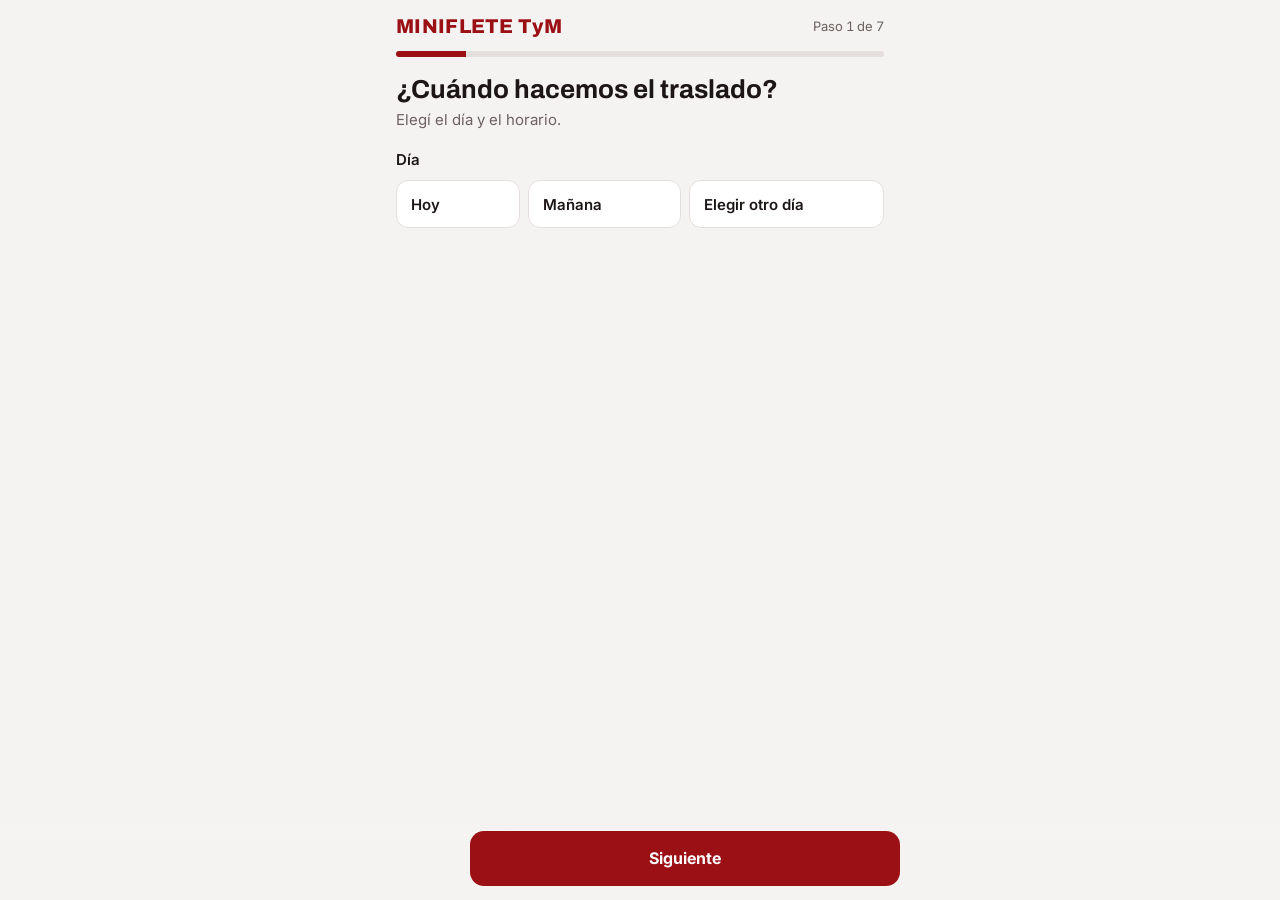
<file: reserva/index.html>
<!doctype html>
<html lang="es"><head><meta charset="utf-8">
<meta name="viewport" content="width=device-width,initial-scale=1,viewport-fit=cover">
<title>Reservá tu traslado · Miniflete TyM</title>
<meta name="description" content="Reservá tu flete o mudanza con Miniflete TyM en CABA y GBA.">
<meta name="theme-color" content="#9b1015">
<link rel="icon" href="../cotizador/icons/icon-192.png">
<link rel="preconnect" href="https://fonts.googleapis.com">
<link rel="stylesheet" href="https://fonts.googleapis.com/css2?family=Archivo:wght@500;600;700;800&family=Inter:wght@400;500;600&display=swap">
<style>
/* Layout: formulario por pasos, una columna angosta pensada para celular; barra de progreso arriba y botón fijo abajo */
:root{
  --bg:#f5f3f2; --card:#ffffff; --fg:#1c1716; --muted:#6b6261; --line:#e4dfdd;
  --brand:#9b1015; --brand-fg:#ffffff; --brand-soft:#fbeceb; --ok:#1e7a46; --warn:#8a5a00; --warn-bg:#fff4dc;
  --f-display:"Archivo", "Helvetica Neue", Arial, sans-serif;
  --f-body:"Inter", system-ui, -apple-system, "Segoe UI", sans-serif;
}
@media (prefers-color-scheme: dark){:root:not([data-theme="light"]){
  --bg:#161212; --card:#211b1b; --fg:#f2eceb; --muted:#b0a5a3; --line:#3a3131;
  --brand:#e0484d; --brand-fg:#1a0a0a; --brand-soft:#3a1c1d; --ok:#5fcf8f; --warn:#f0c46b; --warn-bg:#3a2e14; color-scheme:dark}}
:root[data-theme="dark"]{
  --bg:#161212; --card:#211b1b; --fg:#f2eceb; --muted:#b0a5a3; --line:#3a3131;
  --brand:#e0484d; --brand-fg:#1a0a0a; --brand-soft:#3a1c1d; --ok:#5fcf8f; --warn:#f0c46b; --warn-bg:#3a2e14; color-scheme:dark}
*{box-sizing:border-box}
body{background:var(--bg);color:var(--fg);font-family:var(--f-body);font-size:16px;line-height:1.45}
.demo{max-width:520px;margin:0 auto;padding-left:max(16px,env(safe-area-inset-left,0px));padding-right:max(16px,env(safe-area-inset-right,0px));padding-block:12px 120px}
.aviso-demo{font-size:12.5px;color:var(--muted);text-align:center;margin:0 0 10px}
header.top{display:flex;align-items:center;justify-content:space-between;gap:12px;margin-bottom:10px}
.marca{font-family:var(--f-display);font-weight:800;font-size:20px;letter-spacing:.3px;color:var(--brand)}
.paso-n{font-size:13px;color:var(--muted);font-variant-numeric:tabular-nums}
.barra{height:6px;background:var(--line);border-radius:6px;overflow:hidden;margin-bottom:18px}
.barra i{display:block;height:100%;background:var(--brand);width:0;transition:width .3s}
h1{font-family:var(--f-display);font-weight:700;font-size:26px;line-height:1.15;margin:0 0 4px;text-wrap:balance}
.sub{color:var(--muted);margin:0 0 18px;font-size:15px}
.bloque{display:flex;flex-direction:column;gap:10px;margin-bottom:22px}
.lbl{font-weight:600;font-size:15px}
.lbl small{font-weight:400;color:var(--muted)}
.fila{display:flex;flex-wrap:wrap;gap:8px}
.op{font:inherit;font-size:15px;font-weight:600;background:var(--card);color:var(--fg);border:1.5px solid var(--line);border-radius:12px;padding:12px 14px;cursor:pointer;text-align:left;flex:1 1 auto;min-height:48px}
.op:hover{border-color:var(--brand)}
.op[aria-pressed="true"]{border-color:var(--brand);background:var(--brand-soft);color:var(--fg);box-shadow:inset 0 0 0 1px var(--brand)}
.op small{display:block;font-weight:400;color:var(--muted);font-size:13px;margin-top:2px}
.op.chip{flex:0 0 auto;border-radius:999px;padding:9px 14px;min-height:40px;font-size:14px}
.op.chip b{font-variant-numeric:tabular-nums;color:var(--brand);margin-left:4px}
.tarjetas{display:grid;grid-template-columns:1fr 1fr;gap:10px}
.tarjetas .op{display:flex;flex-direction:column;gap:6px;min-height:92px}
.tarjetas .ico{font-size:24px;line-height:1}
@media (max-width:380px){.tarjetas{grid-template-columns:1fr}}
.horas{display:grid;grid-template-columns:repeat(4,1fr);gap:8px}
.horas .op{text-align:center;padding:10px 4px;font-variant-numeric:tabular-nums;min-height:44px}
.fecha-txt{font-family:var(--f-display);font-weight:600;font-size:18px;color:var(--brand)}
input[type=text],input[type=tel],input[type=date],textarea{width:100%;font:inherit;font-size:16px;color:var(--fg);background:var(--card);border:1.5px solid var(--line);border-radius:12px;padding:12px 14px}
textarea{min-height:90px;resize:vertical}
input:focus,textarea:focus,.op:focus-visible,button:focus-visible{outline:2px solid var(--brand);outline-offset:2px}
.dos{display:grid;grid-template-columns:2fr 1fr;gap:8px}
.check{display:flex;gap:10px;align-items:center;font-size:15px;cursor:pointer}
.check input{width:20px;height:20px;accent-color:var(--brand)}
.nota{font-size:13.5px;color:var(--muted);margin:0}
.alerta{font-size:14px;background:var(--warn-bg);color:var(--warn);border-radius:10px;padding:10px 12px;margin:0}
.err{font-size:13.5px;color:var(--brand);margin:0;font-weight:600}
.sugs{border:1.5px solid var(--line);border-radius:12px;background:var(--card);overflow:hidden;margin-top:-4px}
.sugs button{display:block;width:100%;text-align:left;font:inherit;font-size:15px;background:none;border:0;border-bottom:1px solid var(--line);padding:10px 14px;color:var(--fg);cursor:pointer}
.sugs button:last-child{border-bottom:0}
.sugs button small{color:var(--muted)}
.sugs button:hover{background:var(--brand-soft)}
.elegida{font-size:14px;color:var(--ok);font-weight:600;margin:0}
.parada{border:1.5px dashed var(--line);border-radius:14px;padding:14px;display:flex;flex-direction:column;gap:10px}
.mas{font:inherit;font-weight:600;color:var(--brand);background:none;border:1.5px dashed var(--brand);border-radius:12px;padding:12px;cursor:pointer;width:100%}
.fotos{display:flex;gap:8px;flex-wrap:wrap;align-items:center}
.fotos .mini{width:72px;height:72px;border-radius:10px;object-fit:cover;border:1px solid var(--line)}
.fotos label{display:inline-flex;align-items:center;justify-content:center;width:72px;height:72px;border-radius:10px;border:1.5px dashed var(--line);color:var(--muted);font-size:26px;cursor:pointer}
.cal{display:grid;grid-template-columns:repeat(7,1fr);gap:6px}
.cal .dow{font-size:11px;color:var(--muted);text-align:center;text-transform:uppercase;letter-spacing:.5px}
.cal .op{padding:8px 0;text-align:center;min-height:40px;font-variant-numeric:tabular-nums}
.cal .op[disabled]{opacity:.3;cursor:default}
.res{background:var(--card);border:1px solid var(--line);border-radius:14px;padding:4px 14px}
.res-b{display:flex;justify-content:space-between;gap:12px;padding:12px 0;border-bottom:1px solid var(--line)}
.res-b:last-child{border-bottom:0}
.res-b .k{font-size:12.5px;text-transform:uppercase;letter-spacing:.6px;color:var(--muted);font-weight:600}
.res-b .v{font-size:15px;white-space:pre-line;overflow-wrap:anywhere}
.res-b button{font:inherit;font-size:14px;color:var(--brand);background:none;border:0;cursor:pointer;font-weight:600;align-self:flex-start}
.pie{position:fixed;left:0;right:0;bottom:0;background:linear-gradient(to top,var(--bg) 70%,transparent);padding-top:18px;padding-bottom:calc(14px + env(safe-area-inset-bottom,0px));padding-left:max(16px,env(safe-area-inset-left,0px));padding-right:max(16px,env(safe-area-inset-right,0px))}
.pie .in{max-width:520px;margin:0 auto;display:flex;gap:10px}
.btn{font:inherit;font-weight:700;font-size:16px;border:0;border-radius:14px;padding:15px 18px;cursor:pointer;background:var(--brand);color:var(--brand-fg);flex:1}
.btn.sec{background:var(--card);color:var(--fg);border:1.5px solid var(--line);flex:0 0 auto}
.listo{text-align:center;padding-top:30px}
.listo .ok{width:64px;height:64px;border-radius:50%;background:var(--ok);color:#fff;display:inline-flex;align-items:center;justify-content:center;font-size:34px;margin-bottom:14px}
.wa{display:inline-block;margin-top:16px;background:#1fa855;color:#fff;font-weight:700;text-decoration:none;border-radius:14px;padding:14px 20px}
@media (prefers-reduced-motion:reduce){*{transition:none!important}}
[hidden]{display:none!important}
:root{padding-top:env(safe-area-inset-top,0px);padding-bottom:env(safe-area-inset-bottom,0px)}
body{margin:0}
.trampa{position:absolute;left:-5000px;width:1px;height:1px;overflow:hidden}
.cargando{opacity:.6;pointer-events:none}
/* Dentro de la web (iframe): sin barra fija, tema claro, alto automático */
.emb body{margin:0;background:transparent}
.emb .demo{padding-block:8px 16px}
.emb .pie{position:static;background:none;padding:14px max(16px,env(safe-area-inset-left,0px)) 6px}
</style>
</head><body>
<div class="demo">
  <div class="trampa" aria-hidden="true"><label>Sitio web <input type="text" id="hp" tabindex="-1" autocomplete="off"></label></div>
  <header class="top"><span class="marca">MINIFLETE TyM</span><span class="paso-n" id="pasoN"></span></header>
  <div class="barra"><i id="barra"></i></div>
  <main id="app"></main>
</div>
<div class="pie" id="pie"><div class="in"><button class="btn sec" id="atras" type="button">Atrás</button><button class="btn" id="sig" type="button">Siguiente</button></div></div>

<script>
(function(){
'use strict';
var API='https://script.google.com/macros/s/AKfycbxSI3kAU_zSf5pPXB_FWcoFwTMZ-0FUD4eCUSyRQ-B4JIXFGf2Hb4f6Ty170N8ZOp5sAA/exec';
var WHATSAPP='5491164554602';
var INICIO=Date.now();
var DIAS=['domingo','lunes','martes','miércoles','jueves','viernes','sábado'];
var MESES=['enero','febrero','marzo','abril','mayo','junio','julio','agosto','septiembre','octubre','noviembre','diciembre'];
var FRANJAS=[
  {id:'man',t:'Mañana',r:'7 a 12',h:rango(7,12)},
  {id:'med',t:'Mediodía',r:'12 a 16',h:rango(12,16)},
  {id:'tar',t:'Tarde',r:'16 a 21',h:rango(16,21)},
  {id:'noc',t:'Noche',r:'21 a 7',h:rango(21,24).concat(rango(0,7))}
];
function rango(a,b){var o=[];for(var x=a;x<b;x++){o.push(p2(x)+':00',p2(x)+':30')}return o}
function p2(n){return('0'+n).slice(-2)}
var ITEMS=['Heladera','Lavarropas','Sommier / colchón','Sillón','Mesa','Sillas','Placard / ropero','Escritorio','Cajas','Bolsas','Electrodomésticos chicos'];
var PEONES=[
  {id:'sin',ico:'🚚',t:'Solo traslado'},
  {id:'ascensor',ico:'🛗',t:'Con peones, por ascensor'},
  {id:'escalera',ico:'🪜',t:'Con peones, por escalera',s:'Tiene recargo según el piso'},
  {id:'no_se',ico:'❓',t:'Con peones, no sé si entra en el ascensor'}
];
// Autocompletado de direcciones (Photon / OpenStreetMap), limitado al AMBA
var AMBA='-59.25,-35.15,-57.85,-34.20';
function zonaDe(p){
  var esCaba=/Aut[oó]nom/i.test(p.state||'')||/Aut[oó]nom/i.test(p.city||'');
  var barrio=[p.locality,p.suburb,p.district].filter(function(x){return x&&!/^Comuna/i.test(x)})[0];
  if(esCaba) return (barrio?barrio+', ':'')+'CABA';
  var loc=p.city||p.town||p.locality||p.district||p.county;
  return (loc?loc+', ':'')+'GBA';
}
var buscarT=null, buscarId=0;
function buscarDirs(q,cb){
  clearTimeout(buscarT);
  buscarT=setTimeout(function(){
    var id=++buscarId;
    fetch('https://photon.komoot.io/api/?limit=6&bbox='+AMBA+'&q='+encodeURIComponent(q+', Buenos Aires'))
      .then(function(r){return r.json()}).then(function(j){
        if(id!==buscarId) return;
        var vistos={};
        cb((j.features||[]).map(function(f){var p=f.properties||{};
          var calle=(p.street||p.name||'')+(p.housenumber?' '+p.housenumber:'');
          if(!calle.trim()) return null;
          var z=zonaDe(p).replace(/^, /,'');
          var k=calle+'|'+z; if(vistos[k]) return null; vistos[k]=1;
          return [calle,z];
        }).filter(Boolean));
      }).catch(function(){cb([])});
  },300);
}

var D={fecha:null,franja:null,hora:null,items:{},otroOn:false,otro:'',mudanza:false,ambientes:'',detalle:'',fotos:[],peones:null,
  retiro:{dir:'',zona:'',piso:'',ref:'',tel:''},parada:null,entrega:{dir:'',zona:'',piso:'',ref:'',tel:'',mismoTel:false},
  nombre:'',empresa:'',viaja:null,personas:1,pago:null,factura:null,aclara:''};
var paso=0, editandoDesde=null, enviado=false, verCal=false;
var PASOS=[
  {t:'¿Cuándo hacemos el traslado?',s:'Elegí el día y el horario.',r:rCuando,v:vCuando},
  {t:'¿Qué hay que trasladar?',s:'Tocá lo que corresponda y sumá detalles si hace falta.',r:rQue,v:vQue},
  {t:'¿Necesitás peones?',s:'',r:rPeones,v:function(){return D.peones?'':'Elegí una opción.'}},
  {t:'¿Dónde retiramos?',s:'',r:rRetiro,v:vRetiro},
  {t:'¿Dónde entregamos?',s:'',r:rEntrega,v:vEntrega},
  {t:'Últimos datos',s:'',r:rDatos,v:vDatos},
  {t:'Revisá tu reserva',s:'Si algo no está bien, tocá Editar.',r:rResumen,v:function(){return''}}
];

var $app=document.getElementById('app');
function el(h){var d=document.createElement('div');d.innerHTML=h;return d}
function esc(s){return String(s==null?'':s).replace(/[&<>"]/g,function(c){return{'&':'&amp;','<':'&lt;','>':'&gt;','"':'&quot;'}[c]})}
function hoy0(){var d=new Date();d.setHours(0,0,0,0);return d}
function iso(d){return d.getFullYear()+'-'+p2(d.getMonth()+1)+'-'+p2(d.getDate())}
function deIso(s){var a=s.split('-');return new Date(+a[0],a[1]-1,+a[2])}
function largo(s){var d=deIso(s);var t=DIAS[d.getDay()];return t.charAt(0).toUpperCase()+t.slice(1)+' '+d.getDate()+' de '+MESES[d.getMonth()]}
function cuandoTxt(){
  if(D.franja==='noc'&&D.hora&&+D.hora.slice(0,2)<7){var x=deIso(D.fecha);x.setDate(x.getDate()+1);return 'la madrugada del '+largo(iso(x)).toLowerCase()+' a las '+D.hora}
  return 'el '+largo(D.fecha).toLowerCase()+' a las '+D.hora;
}
function cap(s){return s.replace(/\s+/g,' ').trim().replace(/(^|\s)(\S)/g,function(m,a,b){return a+b.toUpperCase()})}

function pintar(){
  if(enviado){return pintarListo()}
  var P=PASOS[paso];
  document.getElementById('pasoN').textContent='Paso '+(paso+1)+' de '+PASOS.length;
  document.getElementById('barra').style.width=((paso+1)/PASOS.length*100)+'%';
  $app.innerHTML='<h1>'+P.t+'</h1>'+(P.s?'<p class="sub">'+P.s+'</p>':'')+'<div id="cuerpo"></div><p class="err" id="err" hidden></p>';
  P.r(document.getElementById('cuerpo'));
  document.getElementById('atras').style.visibility=paso===0?'hidden':'visible';
  document.getElementById('sig').textContent=paso===PASOS.length-1?'Confirmar reserva':(editandoDesde!==null?'Volver al resumen':'Siguiente');
  document.getElementById('pie').hidden=false;
}

// ── Paso 1: cuándo ──────────────────────────────────────────────
function rCuando(c){
  var h=hoy0(), m=new Date(h); m.setDate(h.getDate()+1);
  var esH=D.fecha===iso(h), esM=D.fecha===iso(m), otro=D.fecha&&!esH&&!esM;
  var html='<div class="bloque"><span class="lbl">Día</span><div class="fila">'+
    '<button class="op" data-f="'+iso(h)+'" aria-pressed="'+esH+'">Hoy</button>'+
    '<button class="op" data-f="'+iso(m)+'" aria-pressed="'+esM+'">Mañana</button>'+
    '<button class="op" id="otro" aria-pressed="'+(otro||verCal)+'">Elegir otro día</button></div>';
  if(verCal||otro) html+=calendario();
  if(D.fecha) html+='<span class="fecha-txt">'+largo(D.fecha)+'</span>';
  html+='</div>';
  if(D.fecha){
    html+='<div class="bloque"><span class="lbl">Horario</span><div class="tarjetas">'+FRANJAS.map(function(f){
      return '<button class="op" data-fr="'+f.id+'" aria-pressed="'+(D.franja===f.id)+'">'+f.t+'<small>'+f.r+'</small></button>'}).join('')+'</div>';
    if(D.franja==='noc') html+='<p class="alerta">Horario nocturno: +30%.</p>';
    if(D.franja){
      var hs=horasDisponibles();
      html+=hs.length?'<div class="horas">'+hs.map(function(x){return '<button class="op" data-h="'+x+'" aria-pressed="'+(D.hora===x)+'">'+x+'</button>'}).join('')+'</div>'
        :'<p class="nota">No quedan horarios en esta franja para hoy. Probá otra franja u otro día.</p>';
      if(D.franja==='noc') html+='<p class="nota">Los horarios de 00:00 a 06:30 son la madrugada siguiente al día elegido.</p>';
    }
    html+='<p class="nota">El horario se confirma por WhatsApp.</p></div>';
  }
  c.innerHTML=html;
  c.querySelectorAll('[data-f]').forEach(function(b){b.onclick=function(){D.fecha=b.dataset.f;verCal=false;limpiarHora();pintar()}});
  c.querySelector('#otro').onclick=function(){verCal=true;pintar()};
  c.querySelectorAll('[data-cal]').forEach(function(b){b.onclick=function(){D.fecha=b.dataset.cal;limpiarHora();pintar()}});
  c.querySelectorAll('[data-fr]').forEach(function(b){b.onclick=function(){D.franja=b.dataset.fr;D.hora=null;pintar()}});
  c.querySelectorAll('[data-h]').forEach(function(b){b.onclick=function(){D.hora=b.dataset.h;pintar()}});
}
function limpiarHora(){if(D.hora&&horasDisponibles().indexOf(D.hora)<0)D.hora=null}
function horasDisponibles(){
  var f=FRANJAS.filter(function(x){return x.id===D.franja})[0]; if(!f) return [];
  if(D.fecha!==iso(hoy0())) return f.h;
  var lim=new Date(Date.now()+90*60000), mins=lim.getHours()*60+lim.getMinutes();
  return f.h.filter(function(x){var a=x.split(':');var m=+a[0]*60+ +a[1];
    if(f.id==='noc'&&+a[0]<7) return true; // madrugada siguiente
    return m>=mins;});
}
function calendario(){
  var h=hoy0(), fin=new Date(h); fin.setDate(h.getDate()+30);
  var ini=new Date(h); ini.setDate(h.getDate()-h.getDay());
  var out='<div class="cal">'+['D','L','M','M','J','V','S'].map(function(x){return'<span class="dow">'+x+'</span>'}).join('');
  for(var d=new Date(ini); d<=fin || d.getDay()!==0; d.setDate(d.getDate()+1)){
    var ok=d>=h&&d<=fin, s=iso(d);
    out+='<button class="op" '+(ok?'data-cal="'+s+'"':'disabled')+' aria-pressed="'+(D.fecha===s)+'" aria-label="'+largo(s)+'">'+d.getDate()+'</button>';
    if(d>fin&&d.getDay()===6) break;
  }
  return out+'</div><p class="nota">Podés reservar hasta un mes adelante.</p>';
}
function vCuando(){if(!D.fecha)return'Elegí el día.';if(!D.franja)return'Elegí la franja horaria.';if(!D.hora)return'Elegí el horario.';return''}

// ── Paso 2: qué ─────────────────────────────────────────────────
function rQue(c){
  var html='<div class="bloque"><div class="fila">'+ITEMS.map(function(it){var n=D.items[it]||0;
    return '<button class="op chip" data-it="'+esc(it)+'" aria-pressed="'+(n>0)+'">'+esc(it)+(n?'<b>×'+n+'</b>':'')+'</button>'}).join('')+
    '<button class="op chip" id="otroBtn" aria-pressed="'+D.otroOn+'">Otro</button></div>'+
    (D.otroOn?'<input type="text" id="otro" placeholder="¿Qué otra cosa hay que trasladar?" value="'+esc(D.otro)+'">':'')+
    '<p class="nota">Tocá varias veces para sumar cantidad. Mantené apretado para sacar.</p></div>'+
    '<div class="bloque"><button class="op" id="mud" aria-pressed="'+D.mudanza+'">🏠 Es una mudanza completa</button>'+
    (D.mudanza?'<label class="lbl" for="amb">¿Cuántos ambientes?</label><div class="fila">'+['1','2','3','4','5 o más'].map(function(a){
      return '<button class="op chip" data-amb="'+a+'" aria-pressed="'+(D.ambientes===a)+'">'+a+'</button>'}).join('')+'</div>':'')+'</div>'+
    '<div class="bloque"><label class="lbl" for="det">Detalles <small>(opcional)</small></label>'+
    '<textarea id="det" placeholder="Ej.: sillón de 3 cuerpos de 2,20 m, 10 cajas medianas">'+esc(D.detalle)+'</textarea></div>'+
    '<div class="bloque"><span class="lbl">Fotos <small>(opcional, hasta 3)</small></span><div class="fotos" id="fotos"></div>'+
    '<p class="nota">Nos ayudan a elegir la camioneta indicada.</p></div>';
  c.innerHTML=html;
  c.querySelectorAll('[data-it]').forEach(function(b){
    var t; b.onclick=function(){var it=b.dataset.it;D.items[it]=(D.items[it]||0)+1;pintar()};
    b.addEventListener('pointerdown',function(){t=setTimeout(function(){delete D.items[b.dataset.it];pintar()},600)});
    ['pointerup','pointerleave'].forEach(function(e){b.addEventListener(e,function(){clearTimeout(t)})});
    b.oncontextmenu=function(e){e.preventDefault()};
  });
  c.querySelector('#otroBtn').onclick=function(){D.otroOn=!D.otroOn;if(!D.otroOn)D.otro='';pintar();var o=document.getElementById('otro');if(o)o.focus()};
  var oi=c.querySelector('#otro'); if(oi) oi.oninput=function(){D.otro=this.value};
  c.querySelector('#mud').onclick=function(){D.mudanza=!D.mudanza;pintar()};
  c.querySelectorAll('[data-amb]').forEach(function(b){b.onclick=function(){D.ambientes=b.dataset.amb;pintar()}});
  c.querySelector('#det').oninput=function(){D.detalle=this.value};
  pintarFotos();
}
function pintarFotos(){
  var f=document.getElementById('fotos'); if(!f) return;
  f.innerHTML=D.fotos.map(function(u,i){return'<img class="mini" src="'+u+'" alt="Foto '+(i+1)+'">'}).join('')+
    (D.fotos.length<3?'<label aria-label="Agregar foto">+<input type="file" accept="image/*" hidden id="foto-in"></label>':'');
  var i=document.getElementById('foto-in');
  if(i) i.onchange=function(){var file=i.files[0];if(!file)return;achicar(file,function(u){if(u){D.fotos.push(u);pintarFotos()}})};
}
function achicar(file,cb){
  var r=new FileReader();
  r.onload=function(){var img=new Image();img.onload=function(){
    var max=1280,w=img.width,h=img.height,k=Math.min(1,max/Math.max(w,h));
    var c=document.createElement('canvas');c.width=Math.round(w*k);c.height=Math.round(h*k);
    c.getContext('2d').drawImage(img,0,0,c.width,c.height);cb(c.toDataURL('image/jpeg',0.75));
  };img.onerror=function(){cb(null)};img.src=r.result};
  r.onerror=function(){cb(null)};r.readAsDataURL(file);
}
function vQue(){if(D.otroOn&&!D.otro.trim())return'Contanos qué es "Otro".';return(Object.keys(D.items).length||D.otro.trim()||D.mudanza||D.detalle.trim())?'':'Contanos qué hay que trasladar.'}

// ── Paso 3: peones ──────────────────────────────────────────────
function rPeones(c){
  c.innerHTML='<div class="tarjetas">'+PEONES.map(function(p){
    return '<button class="op" data-p="'+p.id+'" aria-pressed="'+(D.peones===p.id)+'"><span class="ico">'+p.ico+'</span>'+p.t+(p.s?'<small>'+p.s+'</small>':'')+'</button>'}).join('')+'</div>';
  c.querySelectorAll('[data-p]').forEach(function(b){b.onclick=function(){D.peones=b.dataset.p;pintar()}});
}

// ── Pasos 4 y 5: direcciones ────────────────────────────────────
function campoDir(pref,o,tituloTel){
  var esc_=D.peones==='escalera';
  return '<div class="bloque"><label class="lbl" for="'+pref+'-dir">Dirección</label>'+
    '<input type="text" id="'+pref+'-dir" autocomplete="off" placeholder="Calle y número" value="'+esc(o.dir)+'">'+
    '<div id="'+pref+'-sugs"></div>'+(o.zona?'<p class="elegida">📍 '+esc(o.zona)+'</p>':'')+
    '<div id="'+pref+'-zona-w"'+(o.zona||!o.dir?' hidden':'')+'><label class="lbl" for="'+pref+'-zona">Barrio o localidad</label><input type="text" id="'+pref+'-zona" placeholder="Ej.: Palermo / San Isidro" value="'+esc(o.zonaManual||'')+'"></div>'+
    '<p class="nota">Elegí la dirección de la lista. Si no aparece, escribila completa.</p></div>'+
    '<div class="bloque dos"><div><label class="lbl" for="'+pref+'-piso">Piso / Depto '+(esc_?'':'<small>(si corresponde)</small>')+'</label><input type="text" id="'+pref+'-piso" value="'+esc(o.piso)+'"></div><div></div></div>'+
    (esc_?'<p class="nota" style="margin-top:-14px;margin-bottom:18px">Como es por escalera, necesitamos el piso.</p>':'')+
    '<div class="bloque"><label class="lbl" for="'+pref+'-ref">Entre calles / referencias <small>(opcional)</small></label><input type="text" id="'+pref+'-ref" value="'+esc(o.ref)+'"></div>'+
    (tituloTel?'<div class="bloque"><label class="lbl" for="'+pref+'-tel">'+tituloTel+'</label><input type="tel" id="'+pref+'-tel" inputmode="tel" placeholder="11 2345-6789" value="'+esc(o.tel)+'"><p class="nota">Si es del exterior, empezá con + y el código del país.</p></div>':'');
}
function atarDir(pref,o){
  var i=document.getElementById(pref+'-dir'), s=document.getElementById(pref+'-sugs');
  i.oninput=function(){o.dir=i.value;o.zona='';o.manual=true;var q=i.value.trim();
    var zi=document.getElementById(pref+'-zona-w'); if(zi) zi.hidden=false;
    if(q.length<4){s.innerHTML='';return}
    buscarDirs(q,function(r){
      s.innerHTML=r.length?'<div class="sugs">'+r.map(function(d){return'<button type="button" data-d="'+esc(d[0])+'" data-z="'+esc(d[1])+'">'+esc(d[0])+' <small>· '+esc(d[1])+'</small></button>'}).join('')+'</div>':'';
      s.querySelectorAll('button').forEach(function(b){b.onclick=function(){o.dir=b.dataset.d;o.zona=b.dataset.z;o.manual=false;pintar()}});
    });
  };
  var zz=document.getElementById(pref+'-zona'); if(zz) zz.oninput=function(){o.zonaManual=zz.value};
  ['piso','ref','tel'].forEach(function(k){var e=document.getElementById(pref+'-'+k);if(e)e.oninput=function(){o[k]=e.value}});
}
function rRetiro(c){
  c.innerHTML=campoDir('re',D.retiro,'Teléfono de contacto en el retiro')+
    (D.parada?'<div class="parada"><span class="lbl">Parada intermedia</span>'+campoDir('pa',D.parada,'')+'<button class="mas" id="quitar" type="button" style="border-style:solid">Quitar parada</button></div>'
      :'<button class="mas" id="agregar" type="button">+ Agregar parada</button>');
  atarDir('re',D.retiro);
  if(D.parada){atarDir('pa',D.parada);c.querySelector('#quitar').onclick=function(){D.parada=null;pintar()}}
  else c.querySelector('#agregar').onclick=function(){D.parada={dir:'',zona:'',piso:'',ref:''};pintar()};
}
function rEntrega(c){
  c.innerHTML=campoDir('en',D.entrega,'Teléfono de contacto en la entrega')+
    '<label class="check"><input type="checkbox" id="mismo" '+(D.entrega.mismoTel?'checked':'')+'> Es el mismo contacto que en el retiro</label>';
  atarDir('en',D.entrega);
  var t=document.getElementById('en-tel'), m=document.getElementById('mismo');
  if(D.entrega.mismoTel){t.value=D.retiro.tel;t.disabled=true}
  m.onchange=function(){D.entrega.mismoTel=m.checked;if(m.checked)D.entrega.tel=D.retiro.tel;pintar()};
}
function telOk(t){var d=String(t).replace(/[^\d+]/g,'');return /^\+\d{8,15}$/.test(d)||/^\d{8,13}$/.test(d)}
function vDirBase(o,nom){if(o.dir.trim().length<4)return'Completá la dirección de '+nom+'.';if(!o.zona&&!(o.zonaManual||'').trim())return'Indicá el barrio o la localidad de '+nom+'.';if(D.peones==='escalera'&&!o.piso.trim())return'Como es por escalera, indicá el piso de '+nom+'.';return''}
function vRetiro(){var e=vDirBase(D.retiro,'retiro');if(e)return e;if(!telOk(D.retiro.tel))return'Revisá el teléfono del retiro.';if(D.parada&&D.parada.dir.trim().length<4)return'Completá la dirección de la parada o quitala.';if(D.parada&&!D.parada.zona&&!(D.parada.zonaManual||'').trim())return'Indicá el barrio o la localidad de la parada.';return''}
function vEntrega(){var e=vDirBase(D.entrega,'entrega');if(e)return e;if(D.entrega.mismoTel)D.entrega.tel=D.retiro.tel;if(!telOk(D.entrega.tel))return'Revisá el teléfono de la entrega.';return''}

// ── Paso 6: datos ───────────────────────────────────────────────
function rDatos(c){
  c.innerHTML=
    '<div class="bloque"><label class="lbl" for="nom">Nombre</label><input type="text" id="nom" autocomplete="given-name" value="'+esc(D.nombre)+'"></div>'+
    '<div class="bloque"><label class="lbl" for="emp">Empresa <small>(opcional)</small></label><input type="text" id="emp" autocomplete="organization" value="'+esc(D.empresa)+'"></div>'+
    '<div class="bloque"><span class="lbl">¿Viajás en la camioneta?</span><div class="fila">'+
      [['no','No viajo'],['si','Sí, viajo en la camioneta'],['propia','Voy por mi cuenta']].map(function(o){return'<button class="op" data-v="'+o[0]+'" aria-pressed="'+(D.viaja===o[0])+'">'+o[1]+'</button>'}).join('')+'</div>'+
      (D.viaja==='si'?'<span class="lbl">¿Cuántas personas?</span><div class="fila">'+[1,2].map(function(n){return'<button class="op chip" data-pe="'+n+'" aria-pressed="'+(D.personas===n)+'">'+n+'</button>'}).join('')+'</div>':'')+'</div>'+
    '<div class="bloque"><span class="lbl">Forma de pago</span><div class="tarjetas">'+
      '<button class="op" data-pg="efectivo" aria-pressed="'+(D.pago==='efectivo')+'"><span class="ico">💵</span>Efectivo</button>'+
      '<button class="op" data-pg="transferencia" aria-pressed="'+(D.pago==='transferencia')+'"><span class="ico">🏦</span>Transferencia</button></div>'+
      (D.pago==='transferencia'?'<p class="nota">Te pasamos los datos por WhatsApp. Enviá el comprobante una vez realizada.</p>':'')+'</div>'+
    '<div class="bloque"><span class="lbl">¿Necesitás factura?</span><div class="fila">'+
      '<button class="op" data-fa="no" aria-pressed="'+(D.factura==='no')+'">No</button>'+
      '<button class="op" data-fa="c" aria-pressed="'+(D.factura==='c')+'">Sí, Factura C</button></div>'+
      (D.factura==='c'?'<p class="alerta">La Factura C tiene un valor 20% mayor al presupuestado. Te la enviamos por WhatsApp una vez realizado el servicio.</p>':'')+
      (D.factura==='no'?'<p class="alerta">Igual se emite un comprobante del servicio.</p>':'')+'</div>'+
    '<div class="bloque"><label class="lbl" for="acl">Aclaraciones <small>(opcional)</small></label>'+
      '<textarea id="acl" placeholder="Ej.: hay que desarmar la cama, el portero recibe hasta las 18, hay que subir por la escalera de servicio…">'+esc(D.aclara)+'</textarea></div>';
  c.querySelector('#nom').oninput=function(){D.nombre=this.value};
  c.querySelector('#nom').onblur=function(){if(this.value.trim()){D.nombre=cap(this.value);this.value=D.nombre}};
  c.querySelector('#emp').oninput=function(){D.empresa=this.value};
  c.querySelector('#acl').oninput=function(){D.aclara=this.value};
  c.querySelectorAll('[data-v]').forEach(function(b){b.onclick=function(){D.viaja=b.dataset.v;pintar()}});
  c.querySelectorAll('[data-pe]').forEach(function(b){b.onclick=function(){D.personas=+b.dataset.pe;pintar()}});
  c.querySelectorAll('[data-pg]').forEach(function(b){b.onclick=function(){D.pago=b.dataset.pg;pintar()}});
  c.querySelectorAll('[data-fa]').forEach(function(b){b.onclick=function(){D.factura=b.dataset.fa;pintar()}});
}
function vDatos(){if(!D.nombre.trim())return'Completá tu nombre.';D.nombre=cap(D.nombre);if(!D.viaja)return'Contanos si viajás en la camioneta.';if(!D.pago)return'Elegí la forma de pago.';if(!D.factura)return'Contanos si necesitás factura.';return''}

// ── Paso 7: resumen ─────────────────────────────────────────────
function txtQue(){var a=Object.keys(D.items).map(function(k){return k+(D.items[k]>1?' ×'+D.items[k]:'')});
  if(D.otroOn&&D.otro.trim())a.push(D.otro.trim());
  if(D.mudanza)a.unshift('Mudanza completa'+(D.ambientes?' ('+D.ambientes+' amb.)':''));
  return a.join(', ')+(D.detalle.trim()?(a.length?'\n':'')+D.detalle.trim():'')+(D.fotos.length?'\n'+D.fotos.length+' foto(s)':'')}
function txtDir(o){var z=o.zona||o.zonaManual;return o.dir+(o.piso?', '+o.piso:'')+(z?' · '+z:'')+(o.ref?'\nRef.: '+o.ref:'')}
function rResumen(c){
  var P=PEONES.filter(function(p){return p.id===D.peones})[0];
  var b=[
    ['Cuándo',cuandoTxt().replace(/^el /,'').replace(/^la /,'').replace(/^./,function(c){return c.toUpperCase()})+(D.franja==='noc'?'\nHorario nocturno: +30%':''),0],
    ['Qué',txtQue(),1],['Peones',P?P.t:'',2],
    ['Retiro',txtDir(D.retiro)+'\nTel.: '+D.retiro.tel,3]
  ];
  if(D.parada) b.push(['Parada',txtDir(D.parada),3]);
  b.push(['Entrega',txtDir(D.entrega)+'\nTel.: '+D.entrega.tel,4]);
  b.push(['Datos',D.nombre+(D.empresa?' · '+D.empresa:'')+'\n'+({no:'No viaja',si:'Viaja en la camioneta ('+D.personas+')',propia:'Va por su cuenta'})[D.viaja]+
    '\nPago: '+(D.pago==='efectivo'?'Efectivo':'Transferencia')+' · '+(D.factura==='c'?'Factura C (+20%)':'Sin factura')+(D.aclara.trim()?'\n'+D.aclara.trim():''),5]);
  c.innerHTML='<div class="res">'+b.map(function(x){return'<div class="res-b"><div><div class="k">'+x[0]+'</div><div class="v">'+esc(x[1])+'</div></div><button data-ed="'+x[2]+'">Editar</button></div>'}).join('')+'</div>';
  c.querySelectorAll('[data-ed]').forEach(function(e){e.onclick=function(){editandoDesde=PASOS.length-1;paso=+e.dataset.ed;pintar();window.scrollTo(0,0)}});
}
function pintarListo(){
  document.getElementById('pie').hidden=true;
  document.getElementById('pasoN').textContent='';document.getElementById('barra').style.width='100%';
  var msg='¡Hola! Acabo de reservar por la web para '+cuandoTxt()+', a nombre de '+D.nombre+'.';
  $app.innerHTML='<div class="listo"><span class="ok">✓</span><h1>¡Listo!</h1><p class="sub">Recibimos tu reserva para <b>'+cuandoTxt()+'</b>. Te escribimos por WhatsApp para confirmarla.</p>'+
    '<a class="wa" href="https://wa.me/'+WHATSAPP+'?text='+encodeURIComponent(msg)+'" target="_blank" rel="noopener">Escribinos por WhatsApp</a>'+
    '<p style="margin-top:18px"><button class="btn sec" id="otra" type="button">Hacer otra reserva</button></p></div>';
  document.getElementById('otra').onclick=function(){location.reload()};
}

// ── Envío ──────────────────────────────────────────────────────
var mandando=false, resultado=null;
function payload(){
  var madrugada=D.franja==='noc'&&+D.hora.slice(0,2)<7, f=D.fecha;
  if(madrugada){var x=deIso(f);x.setDate(x.getDate()+1);f=iso(x)}
  var items=Object.keys(D.items).map(function(k){return k+(D.items[k]>1?' x'+D.items[k]:'')});
  if(D.otroOn&&D.otro.trim()) items.push(D.otro.trim());
  if(D.mudanza) items.unshift('Mudanza completa'+(D.ambientes?' ('+D.ambientes+' amb.)':''));
  var dir=function(o){return o?{dir:o.dir,zona:o.zona||(o.zonaManual||'').trim(),piso:o.piso,ref:o.ref,tel:o.tel}:null};
  return {fecha:f,hora:D.hora,nocturno:D.franja==='noc',madrugada:madrugada,nombre:D.nombre,empresa:D.empresa.trim(),
    items:items,detalle:D.detalle.trim(),peones:D.peones,retiro:dir(D.retiro),parada:dir(D.parada),
    entrega:dir(Object.assign({},D.entrega,{tel:D.entrega.mismoTel?D.retiro.tel:D.entrega.tel})),
    viaja:D.viaja,personas:D.personas,pago:D.pago,factura:D.factura,aclara:D.aclara.trim(),
    fotos:D.fotos.map(function(u){return{base64:u}}),hp:document.getElementById('hp').value,t:Date.now()-INICIO};
}
function enviar(){
  if(mandando) return; mandando=true;
  var b=document.getElementById('sig'), er=document.getElementById('err');
  b.textContent='Enviando…'; document.body.classList.add('cargando');
  fetch(API,{method:'POST',headers:{'Content-Type':'text/plain;charset=utf-8'},body:JSON.stringify({accion:'reserva.web',datos:payload()})})
    .then(function(r){return r.json()})
    .then(function(j){
      if(!j.ok) throw new Error(j.error||'No se pudo enviar');
      resultado=j; enviado=true; pintar(); window.scrollTo(0,0);
    })
    .catch(function(e){
      er.textContent=(e&&e.message&&!/fetch|JSON/i.test(e.message))?e.message:'No se pudo enviar. Revisá tu conexión y probá de nuevo, o escribinos por WhatsApp.';
      er.hidden=false; b.textContent='Confirmar reserva';
    })
    .finally(function(){mandando=false;document.body.classList.remove('cargando')});
}

// ── Navegación ──────────────────────────────────────────────────
document.getElementById('sig').onclick=function(){
  var e=PASOS[paso].v(), er=document.getElementById('err');
  if(e){er.textContent=e;er.hidden=false;er.scrollIntoView({block:'center',behavior:'smooth'});return}
  if(paso===PASOS.length-1){enviar();return}
  if(editandoDesde!==null){paso=editandoDesde;editandoDesde=null}else paso++;
  pintar();window.scrollTo(0,0);
};
document.getElementById('atras').onclick=function(){if(editandoDesde!==null){paso=editandoDesde;editandoDesde=null}else if(paso>0)paso--;pintar();window.scrollTo(0,0)};
pintar();
})();
</script>
<script>
(function(){
  if(window.self===window.top)return;
  var r=document.documentElement;r.classList.add('emb');r.setAttribute('data-theme','light');
  function alto(){parent.postMessage({mtymReserva:'alto',h:Math.ceil(document.body.getBoundingClientRect().height)},'*')}
  window.addEventListener('load',alto);
  if(window.ResizeObserver)new ResizeObserver(alto).observe(document.body);else setInterval(alto,500);
  window.scrollTo=function(){parent.postMessage({mtymReserva:'arriba'},'*')};
})();
</script>
</body></html>
</file>
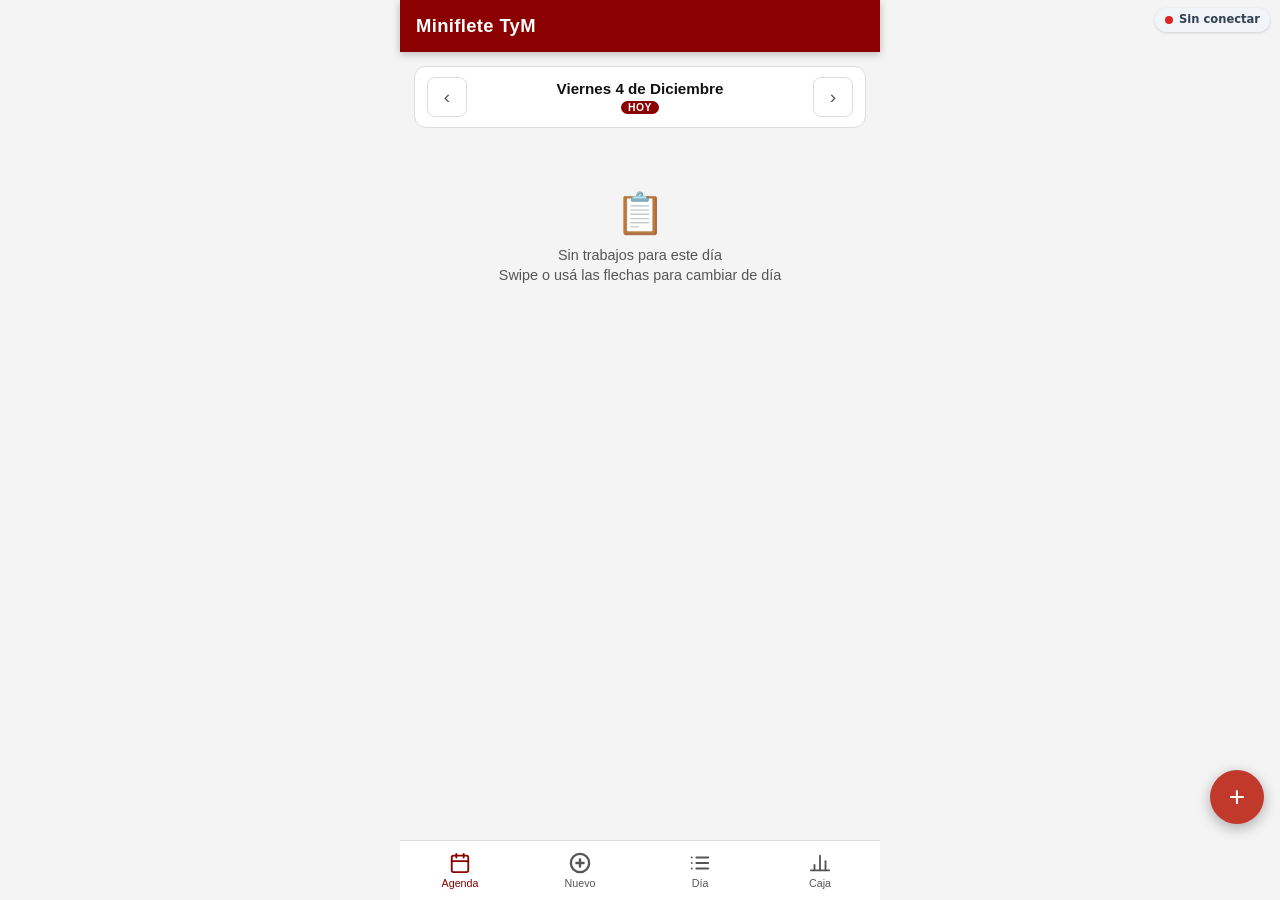
<file: unidades/index.html>
<!DOCTYPE html>
<html lang="es">
<head>
  <meta charset="UTF-8">
  <meta name="viewport" content="width=device-width,initial-scale=1,maximum-scale=1,user-scalable=no">
  <meta name="theme-color" content="#8B0000">
  <meta name="description" content="Gestión operativa de unidades – Miniflete TyM">
  <meta name="apple-mobile-web-app-capable" content="yes">
  <meta name="apple-mobile-web-app-status-bar-style" content="black-translucent">
  <meta name="apple-mobile-web-app-title" content="Unidades">
  <title>Unidades – Miniflete TyM</title>
  <link rel="manifest" href="manifest.json">
  <link rel="apple-touch-icon" href="icons/icon-192.png">
  <link rel="stylesheet" href="styles.css">
</head>
<body>

<div id="app">
  <header id="header">
    <h1>Miniflete TyM</h1>
  </header>

  <main id="main" role="main">
    <div class="loading">Cargando…</div>
  </main>

  <nav id="bottom-nav" role="navigation" aria-label="Navegación principal">
    <button class="nav-btn active" data-tab="agenda">
      <svg width="22" height="22" viewBox="0 0 24 24" fill="none" stroke="currentColor" stroke-width="2" stroke-linecap="round" stroke-linejoin="round" aria-hidden="true">
        <rect x="3" y="4" width="18" height="18" rx="2"/><line x1="16" y1="2" x2="16" y2="6"/>
        <line x1="8" y1="2" x2="8" y2="6"/><line x1="3" y1="10" x2="21" y2="10"/>
      </svg>
      <span>Agenda</span>
    </button>

    <button class="nav-btn" data-tab="nuevo">
      <svg width="22" height="22" viewBox="0 0 24 24" fill="none" stroke="currentColor" stroke-width="2.5" stroke-linecap="round" aria-hidden="true">
        <circle cx="12" cy="12" r="10"/><line x1="12" y1="8" x2="12" y2="16"/><line x1="8" y1="12" x2="16" y2="12"/>
      </svg>
      <span>Nuevo</span>
    </button>

    <button class="nav-btn" data-tab="resumen">
      <svg width="22" height="22" viewBox="0 0 24 24" fill="none" stroke="currentColor" stroke-width="2" stroke-linecap="round" stroke-linejoin="round" aria-hidden="true">
        <line x1="8" y1="6" x2="21" y2="6"/><line x1="8" y1="12" x2="21" y2="12"/><line x1="8" y1="18" x2="21" y2="18"/>
        <line x1="3" y1="6" x2="3.01" y2="6"/><line x1="3" y1="12" x2="3.01" y2="12"/><line x1="3" y1="18" x2="3.01" y2="18"/>
      </svg>
      <span>Día</span>
    </button>

    <button class="nav-btn" data-tab="caja">
      <svg width="22" height="22" viewBox="0 0 24 24" fill="none" stroke="currentColor" stroke-width="2" stroke-linecap="round" stroke-linejoin="round" aria-hidden="true">
        <line x1="18" y1="20" x2="18" y2="10"/><line x1="12" y1="20" x2="12" y2="4"/>
        <line x1="6" y1="20" x2="6" y2="14"/><line x1="2" y1="20" x2="22" y2="20"/>
      </svg>
      <span>Caja</span>
    </button>
  </nav>
</div>

<!-- Overlay (detalle, comanda, editar) -->
<div id="overlay" class="hidden" role="dialog" aria-modal="true">
  <div id="overlay-content"></div>
</div>

<!-- Toast -->
<div id="toast" role="status" aria-live="polite"></div>

<script src="storage.js"></script>
<script src="calculations.js"></script>
<script src="comanda.js"></script>
<script src="sheets.js"></script>
<script src="gmail.js"></script>
<script src="app.js"></script>
<script src="reparto-link.js"></script>
<script src="nube.js"></script>
  <script>
      if ('serviceWorker' in navigator) {
                navigator.serviceWorker.register('./sw.js');
      }
        </script>
</body>
</html>
</file>
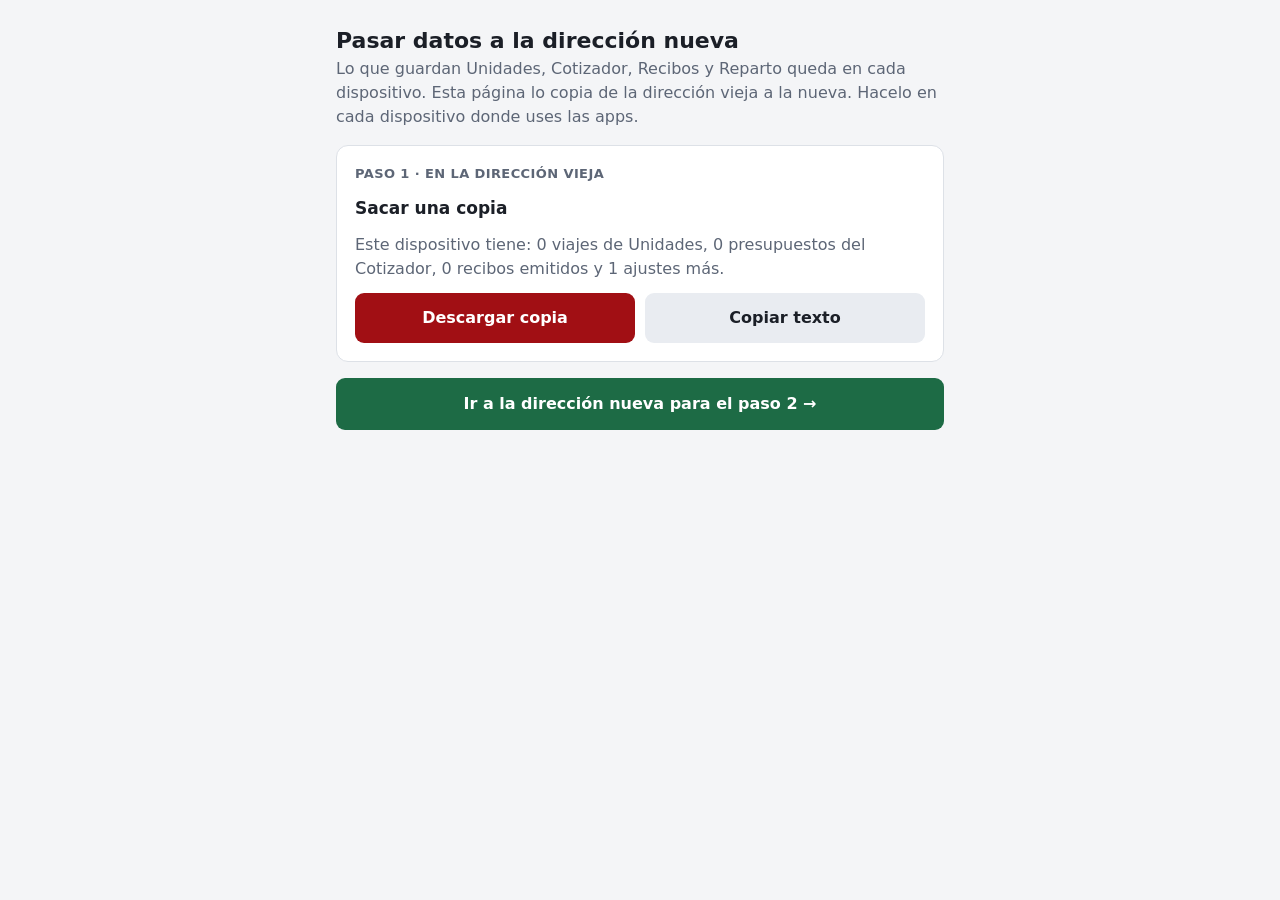
<file: migrar.html>
<!doctype html>
<html lang="es">
<head>
<meta charset="utf-8">
<meta name="viewport" content="width=device-width,initial-scale=1">
<meta name="robots" content="noindex">
<title>Pasar datos — Apps Miniflete TyM</title>
<style>
  [hidden]{display:none!important}
  :root{--bg:#f4f5f7;--card:#fff;--fg:#1b1f27;--muted:#5d6676;--line:#dde1e7;--acc:#a10f14;--ok:#1d6b45;--warn:#8a5a00}
  *{box-sizing:border-box}
  body{margin:0;background:var(--bg);color:var(--fg);font:16px/1.5 system-ui,-apple-system,"Segoe UI",Roboto,sans-serif}
  main{max-width:640px;margin:0 auto;padding:20px 16px 48px;display:flex;flex-direction:column;gap:16px}
  h1{font-size:22px;margin:4px 0 0}
  .lead{color:var(--muted);margin:0}
  .card{background:var(--card);border:1px solid var(--line);border-radius:12px;padding:18px;display:flex;flex-direction:column;gap:12px}
  .card h2{font-size:17px;margin:0}
  .where{font-size:13px;font-weight:600;letter-spacing:.4px;text-transform:uppercase;color:var(--muted)}
  button,.file{font:inherit;font-weight:600;border:0;border-radius:9px;padding:13px 16px;cursor:pointer;background:var(--acc);color:#fff;text-align:center}
  button.sec{background:#e9ecf1;color:var(--fg)}
  button:disabled{opacity:.5;cursor:default}
  textarea{width:100%;min-height:110px;font:13px/1.4 ui-monospace,Menlo,Consolas,monospace;border:1px solid var(--line);border-radius:8px;padding:10px;resize:vertical}
  input[type=file]{font:inherit}
  .msg{font-size:15px;padding:10px 12px;border-radius:8px;background:#eef6f1;color:var(--ok)}
  .msg.err{background:#fdf0f0;color:var(--acc)}
  .msg.warn{background:#fff6e5;color:var(--warn)}
  ul{margin:0;padding-left:20px}
  .row{display:flex;gap:10px;flex-wrap:wrap}
  .row>*{flex:1 1 200px}
</style>
</head>
<body>
<main>
  <div>
    <h1>Pasar datos a la dirección nueva</h1>
    <p class="lead">Lo que guardan Unidades, Cotizador, Recibos y Reparto queda en cada dispositivo. Esta página lo copia de la dirección vieja a la nueva. Hacelo en cada dispositivo donde uses las apps.</p>
  </div>

  <div id="msg" class="msg" hidden></div>

  <section class="card" id="exp">
    <span class="where">Paso 1 · en la dirección vieja</span>
    <h2>Sacar una copia</h2>
    <p class="lead" id="expInfo">Calculando…</p>
    <div class="row">
      <button id="btnDl" type="button">Descargar copia</button>
      <button id="btnCopy" type="button" class="sec">Copiar texto</button>
    </div>
  </section>

  <a id="goNew" href="https://apps.minifletetym.com.ar/migrar.html" hidden style="display:block;text-align:center;font-weight:700;padding:14px;border-radius:9px;background:#1d6b45;color:#fff;text-decoration:none">Ir a la dirección nueva para el paso 2 →</a>

  <section class="card" id="imp">
    <span class="where">Paso 2 · en apps.minifletetym.com.ar</span>
    <h2>Cargar la copia</h2>
    <p class="lead">Elegí el archivo que descargaste, o pegá el texto copiado.</p>
    <input type="file" id="file" accept=".json,application/json">
    <textarea id="paste" placeholder="…o pegá acá el texto copiado"></textarea>
    <p class="lead" id="impInfo"></p>
    <button id="btnImp" type="button" disabled>Cargar datos</button>
    <p class="lead" style="font-size:14px">No se borra nada de lo que ya haya en esta dirección: los viajes se suman y, si alguno ya existe, se deja el que está.</p>
  </section>
</main>
<script>
(function(){
  var SKIP=/token|oauth|sesion|session|reparto_instalar/i;
  var $=function(id){return document.getElementById(id)};
  function msg(t,kind){var m=$('msg');m.textContent=t;m.className='msg'+(kind?' '+kind:'');m.hidden=false;window.scrollTo(0,0)}
  function snapshot(){
    var out={};
    try{for(var i=0;i<localStorage.length;i++){var k=localStorage.key(i);if(!SKIP.test(k))out[k]=localStorage.getItem(k)}}catch(e){}
    return out;
  }
  function count(data){
    var c={viajes:0,presupuestos:0,recibos:0,otros:0};
    Object.keys(data).forEach(function(k){
      var v;try{v=JSON.parse(data[k])}catch(e){v=null}
      if(k==='mtym_jobs_v3'&&Array.isArray(v))c.viajes=v.length;
      else if(k==='tym_presupuestos'&&Array.isArray(v))c.presupuestos=v.length;
      else if(k==='mtym-recibos-hist'&&Array.isArray(v))c.recibos=v.length;
      else c.otros++;
    });
    return c;
  }
  function describe(c){
    return c.viajes+' viajes de Unidades, '+c.presupuestos+' presupuestos del Cotizador, '+c.recibos+' recibos emitidos y '+c.otros+' ajustes más.';
  }
  var snap=snapshot(), payload=JSON.stringify({app:'miniflete-tym',origen:location.origin,fecha:new Date().toISOString(),datos:snap});
  var c0=count(snap);
  var isNew=/minifletetym\.com\.ar$/.test(location.hostname);
  if(!isNew){$('goNew').hidden=false;$('imp').hidden=true}else{$('exp').hidden=true}
  $('expInfo').textContent=Object.keys(snap).length?'Este dispositivo tiene: '+describe(c0):'En esta dirección no hay datos guardados en este dispositivo.';
  if(!Object.keys(snap).length){$('btnDl').disabled=true;$('btnCopy').disabled=true}

  $('btnDl').onclick=function(){
    try{
      var b=new Blob([payload],{type:'application/json'});var a=document.createElement('a');
      a.href=URL.createObjectURL(b);a.download='copia-apps-miniflete-'+new Date().toISOString().slice(0,10)+'.json';
      document.body.appendChild(a);a.click();a.remove();
      msg('Copia descargada. Ahora abrí apps.minifletetym.com.ar/migrar.html y cargala en el paso 2.');
    }catch(e){msg('No se pudo descargar. Usá "Copiar texto".','err')}
  };
  $('btnCopy').onclick=function(){
    var done=function(){msg('Texto copiado. Abrí apps.minifletetym.com.ar/migrar.html y pegalo en el paso 2.')};
    if(navigator.clipboard)navigator.clipboard.writeText(payload).then(done,fallback);else fallback();
    function fallback(){var t=$('paste');t.value=payload;t.select();try{document.execCommand('copy');done()}catch(e){msg('Seleccioná el texto del cuadro y copialo a mano.','warn')}}
  };

  var pending=null;
  function parse(text){
    try{var o=JSON.parse(text);if(!o||o.app!=='miniflete-tym'||!o.datos)throw 0;return o}catch(e){return null}
  }
  function load(text){
    var o=parse(text);
    if(!o){pending=null;$('btnImp').disabled=true;$('impInfo').textContent=text.trim()?'Ese texto no es una copia de las apps. Volvé a copiarla desde la dirección vieja.':'';return}
    pending=o;$('btnImp').disabled=false;
    $('impInfo').textContent='La copia tiene: '+describe(count(o.datos));
  }
  $('file').onchange=function(e){var f=e.target.files[0];if(!f)return;var r=new FileReader();r.onload=function(){load(String(r.result))};r.readAsText(f)};
  $('paste').oninput=function(){load(this.value)};

  function merge(k,incoming,existing){
    if(existing==null)return incoming;
    var a,b;try{a=JSON.parse(incoming);b=JSON.parse(existing)}catch(e){return existing}
    if(k==='mtym-recibos-next')return JSON.stringify(Math.max(+a||0,+b||0));
    if(Array.isArray(a)&&Array.isArray(b)){
      var ids={};b.forEach(function(x){if(x&&x.id!=null)ids[x.id]=1});
      var extra=a.filter(function(x){return !(x&&x.id!=null&&ids[x.id])&&!(x&&x.n!=null&&b.some(function(y){return y&&y.n===x.n}))});
      return JSON.stringify(b.concat(extra));
    }
    if(a&&b&&typeof a==='object'&&typeof b==='object'&&!Array.isArray(a))return JSON.stringify(Object.assign({},a,b));
    return existing;
  }
  $('btnImp').onclick=function(){
    if(!pending)return;
    if(pending.origen===location.origin){msg('Estás en la misma dirección de donde sacaste la copia. Abrí apps.minifletetym.com.ar/migrar.html.','warn');return}
    var n=0;
    try{
      Object.keys(pending.datos).forEach(function(k){
        var v=merge(k,pending.datos[k],localStorage.getItem(k));
        if(v!==localStorage.getItem(k)){localStorage.setItem(k,v);n++}
      });
      var c=count(snapshot());
      msg('Listo. Ahora este dispositivo tiene '+describe(c)+' Ya podés abrir las apps.');
      $('btnImp').disabled=true;
    }catch(e){msg('No se pudo guardar: '+e.message,'err')}
  };
})();
</script>
</body>
</html>
</file>
<file: unidades/styles.css>
/* ── Reset & variables ──────────────────────────────────────────────────── */
*, *::before, *::after { box-sizing: border-box; margin: 0; padding: 0; }
html, body { height: 100%; }

:root {
  --brand:      #8B0000;
  --brand-lite: #C0392B;
  --brand-pale: #fff0f0;
  --pos:   #14532d;
  --neg:   #991b1b;
  --text:  #111;
  --text2: #555;
  --border:#ddd;
  --bg:    #f4f4f4;
  --surf:  #fff;
  --green: #16a34a;
  --blue:  #2563eb;
  --amber: #d97706;
  --red:   #dc2626;
  --header-h: 52px;
  --nav-h:    60px;
  --safe-b: env(safe-area-inset-bottom, 0px);
  --radius: 12px;
}

body {
  font-family: -apple-system, BlinkMacSystemFont, 'Segoe UI', Roboto, sans-serif;
  font-size: 15px;
  color: var(--text);
  background: var(--bg);
  -webkit-tap-highlight-color: transparent;
}

/* ── Shell ─────────────────────────────────────────────────────────────── */
#app {
  display: flex;
  flex-direction: column;
  min-height: 100vh;
  max-width: 480px;
  margin: 0 auto;
  position: relative;
}

/* ── Header ────────────────────────────────────────────────────────────── */
#header {
  background: var(--brand);
  color: #fff;
  height: var(--header-h);
  display: flex;
  align-items: center;
  padding: 0 16px;
  position: sticky;
  top: 0;
  z-index: 20;
  flex-shrink: 0;
  box-shadow: 0 2px 8px rgba(0,0,0,.25);
}
#header h1 {
  font-size: 1.15rem;
  font-weight: 700;
  letter-spacing: .02em;
}

/* ── Main ──────────────────────────────────────────────────────────────── */
#main {
  flex: 1;
  overflow-y: auto;
  padding: 14px 14px calc(var(--nav-h) + var(--safe-b) + 16px);
  -webkit-overflow-scrolling: touch;
}
.loading { text-align: center; padding: 60px 0; color: var(--text2); font-size: .9rem; }

/* ── Bottom nav ────────────────────────────────────────────────────────── */
#bottom-nav {
  position: fixed;
  bottom: 0; left: 0; right: 0;
  max-width: 480px;
  margin: 0 auto;
  height: calc(var(--nav-h) + var(--safe-b));
  padding-bottom: var(--safe-b);
  background: var(--surf);
  border-top: 1px solid var(--border);
  display: flex;
  z-index: 20;
}
.nav-btn {
  flex: 1;
  display: flex; flex-direction: column; align-items: center; justify-content: center;
  gap: 3px;
  background: none; border: none;
  color: var(--text2);
  font-size: .67rem; font-weight: 500;
  cursor: pointer; padding: 6px 0;
  transition: color .15s;
}
.nav-btn svg { stroke: currentColor; }
.nav-btn.active { color: var(--brand); }
.nav-btn:active { opacity: .7; }

/* ── Date navigation ───────────────────────────────────────────────────── */
.date-nav, .mes-nav {
  display: flex;
  align-items: center;
  justify-content: space-between;
  background: var(--surf);
  border-radius: var(--radius);
  padding: 10px 12px;
  margin-bottom: 14px;
  border: 1px solid var(--border);
}
.date-label { text-align: center; }
.date-label-main { font-size: .95rem; font-weight: 700; display: block; }
.today-badge {
  display: inline-block;
  font-size: .65rem; font-weight: 700;
  background: var(--brand); color: #fff;
  border-radius: 20px; padding: 1px 7px;
  margin-top: 2px;
  text-transform: uppercase; letter-spacing: .05em;
}
.month-label { font-size: 1rem; font-weight: 700; color: var(--text); min-width: 150px; text-align: center; }

/* ── Navigation buttons ────────────────────────────────────────────────── */
.btn-nav {
  background: none;
  border: 1.5px solid var(--border);
  border-radius: 8px;
  width: 40px; height: 40px;
  font-size: 1.2rem;
  cursor: pointer; color: var(--text2);
  display: flex; align-items: center; justify-content: center;
  flex-shrink: 0;
}
.btn-nav:active { background: #f0f0f0; }

/* ── Job card ──────────────────────────────────────────────────────────── */
.job-card {
  background: var(--surf);
  border-radius: var(--radius);
  padding: 13px 14px;
  margin-bottom: 8px;
  border: 1px solid var(--border);
  border-left: 4px solid var(--border);
  display: flex; align-items: center; gap: 10px;
  cursor: pointer;
  transition: transform .1s;
}
.job-card:active { transform: scale(.99); }
.job-card.nuevo      { border-left-color: var(--amber); }
.job-card.confirmado { border-left-color: var(--blue); }
.job-card.realizado  { border-left-color: var(--green); }
.job-card.cancelado  { border-left-color: var(--red); opacity: .65; }

.job-hora  { font-size: .88rem; font-weight: 800; color: var(--brand); min-width: 42px; flex-shrink: 0; }
.job-info  { flex: 1; min-width: 0; }
.job-nombre { font-size: .92rem; font-weight: 600; white-space: nowrap; overflow: hidden; text-overflow: ellipsis; }
.job-ruta  { font-size: .78rem; color: var(--text2); margin-top: 1px; white-space: nowrap; overflow: hidden; text-overflow: ellipsis; }

/* ── Status badge ──────────────────────────────────────────────────────── */
.status-badge {
  font-size: .7rem; font-weight: 700;
  padding: 3px 9px; border-radius: 20px;
  white-space: nowrap; flex-shrink: 0;
}
.status-badge.nuevo      { background: #fef3e2; color: #92400e; }
.status-badge.confirmado { background: #eff6ff; color: #1d4ed8; }
.status-badge.realizado  { background: #f0fdf4; color: #166534; }
.status-badge.cancelado  { background: #fef2f2; color: #991b1b; }
.status-badge.lg { font-size: .82rem; padding: 5px 14px; }

/* ── Unit group label ──────────────────────────────────────────────────── */
.unit-group-label {
  font-size: .7rem; font-weight: 700;
  color: var(--text2);
  text-transform: uppercase; letter-spacing: .08em;
  margin: 14px 0 6px 4px;
}
.unit-group-label:first-child { margin-top: 0; }

/* ── FAB ───────────────────────────────────────────────────────────────── */
.fab-wrap {
  position: fixed;
  bottom: calc(var(--nav-h) + var(--safe-b) + 16px);
  right: 16px;
  z-index: 15;
  display: flex; flex-direction: column; align-items: flex-end; gap: 10px;
}
.fab-menu {
  display: flex; flex-direction: column; align-items: flex-end; gap: 8px;
}
.fab-menu.hidden { display: none; }
.fab-action {
  background: #fff; border: none; border-radius: 22px;
  padding: 11px 18px;
  font-size: .88rem; font-weight: 600; color: var(--text);
  box-shadow: 0 2px 12px rgba(0,0,0,.22);
  cursor: pointer; white-space: nowrap;
}
.fab-action:active { opacity: .8; }
.fab {
  width: 54px; height: 54px;
  border-radius: 50%;
  background: var(--brand-lite); color: #fff;
  border: none; font-size: 28px; font-weight: 300;
  cursor: pointer;
  box-shadow: 0 4px 14px rgba(0,0,0,.3);
  display: flex; align-items: center; justify-content: center;
  line-height: 1; flex-shrink: 0;
}
.fab:active { opacity: .85; transform: scale(.96); }

/* ── Empty state ───────────────────────────────────────────────────────── */
.empty-state {
  text-align: center; padding: 48px 16px; color: var(--text2);
}
.empty-icon { font-size: 40px; margin-bottom: 10px; }
.empty-state p { font-size: .9rem; }
.empty-sub { font-size: .8rem; margin-top: 4px; }
.empty-msg {
  text-align: center; color: var(--text2); font-size: .88rem;
  padding: 24px 0; background: var(--surf);
  border-radius: var(--radius); border: 1px dashed var(--border);
  margin-bottom: 12px;
}

/* ── Overlay ───────────────────────────────────────────────────────────── */
#overlay {
  position: fixed; inset: 0;
  background: rgba(0,0,0,.5);
  z-index: 100;
  display: flex; align-items: flex-end;
}
#overlay.hidden { display: none; }
#overlay-content {
  background: var(--bg);
  width: 100%; max-width: 480px;
  margin: 0 auto;
  max-height: 92vh;
  border-radius: 20px 20px 0 0;
  overflow-y: auto;
  -webkit-overflow-scrolling: touch;
  animation: slideUp .22s ease;
}
@keyframes slideUp {
  from { transform: translateY(60px); opacity: 0; }
  to   { transform: translateY(0);    opacity: 1; }
}

.ov-header {
  background: var(--brand); color: #fff;
  padding: 14px 16px;
  display: flex; align-items: center; gap: 10px;
  border-radius: 20px 20px 0 0;
  position: sticky; top: 0; z-index: 1;
  flex-shrink: 0;
}
.ov-back {
  background: none; border: none; color: #fff;
  font-size: 1.4rem; cursor: pointer; padding: 0 6px 0 0;
  line-height: 1;
}
.ov-header h2 { font-size: 1rem; font-weight: 700; flex: 1; }
.ov-body { padding: 14px; }

/* ── Estado row (top of detalle) ───────────────────────────────────────── */
.estado-row {
  display: flex; align-items: center; gap: 10px;
  margin-bottom: 14px;
}
.det-nombre { font-size: 1.05rem; font-weight: 700; }

/* ── Detail section ────────────────────────────────────────────────────── */
.det-section {
  background: var(--surf);
  border-radius: var(--radius);
  border: 1px solid var(--border);
  padding: 12px 14px;
  margin-bottom: 10px;
}
.det-section-title {
  font-size: .68rem; font-weight: 700;
  color: var(--text2); text-transform: uppercase; letter-spacing: .07em;
  margin-bottom: 10px; padding-bottom: 8px;
  border-bottom: 1px solid var(--border);
}
.det-row {
  display: flex; justify-content: space-between; align-items: flex-start;
  padding: 5px 0; font-size: .88rem;
  border-bottom: 1px solid #f5f5f5;
}
.det-row:last-child { border-bottom: none; }
.det-label { color: var(--text2); flex-shrink: 0; margin-right: 10px; }
.det-value { text-align: right; font-weight: 500; word-break: break-word; }
.det-row.ganancia-row .det-value { font-size: 1.1rem; font-weight: 800; }
.wa-link { color: #25D366; font-weight: 600; text-decoration: none; }
.wa-link:active { opacity: .7; }

/* ── Actions ───────────────────────────────────────────────────────────── */
.det-actions {
  display: flex; flex-direction: column; gap: 8px;
  margin-bottom: 24px;
}
.det-actions-row {
  display: flex; gap: 8px; flex-wrap: wrap;
}

/* ── Segmented control ─────────────────────────────────────────────────── */
.segmented {
  display: flex; gap: 4px; flex-wrap: wrap;
}
.seg-btn {
  flex: 1; min-width: 0;
  height: 42px; padding: 0 10px;
  background: var(--surf); border: 1.5px solid var(--border);
  border-radius: 8px; font-size: .83rem; font-weight: 500;
  color: var(--text2); cursor: pointer;
  transition: all .15s;
  white-space: nowrap;
}
.seg-btn.active {
  background: var(--brand); color: #fff; border-color: var(--brand);
  font-weight: 700;
}
.seg-btn:active { opacity: .8; }

/* ── Form sections ─────────────────────────────────────────────────────── */
.form-wrap { padding-bottom: 8px; }
.form-section {
  background: var(--surf);
  border-radius: var(--radius);
  border: 1px solid var(--border);
  padding: 14px;
  margin-bottom: 10px;
}
.form-section-title {
  font-size: .68rem; font-weight: 700;
  color: var(--text2); text-transform: uppercase; letter-spacing: .07em;
  margin-bottom: 12px; padding-bottom: 8px;
  border-bottom: 1px solid var(--border);
}
.form-submit { padding: 4px 0 8px; }

/* ── Fields ────────────────────────────────────────────────────────────── */
.field { margin-bottom: 12px; }
.field:last-child { margin-bottom: 0; }
.field label {
  display: block; font-size: .78rem; font-weight: 600;
  color: var(--text2); margin-bottom: 5px;
}
.field input[type="text"],
.field input[type="tel"],
.field input[type="date"],
.field select,
.field textarea {
  width: 100%;
  border: 1.5px solid var(--border);
  border-radius: 8px;
  padding: 12px 12px;
  font-size: .95rem;
  color: var(--text);
  background: var(--surf);
  outline: none;
  appearance: none; -webkit-appearance: none;
  transition: border-color .15s;
}
.field textarea { resize: none; padding: 10px 12px; }
.field input:focus,
.field select:focus,
.field textarea:focus { border-color: var(--brand); }
.field select {
  background-image: url("data:image/svg+xml,%3Csvg xmlns='http://www.w3.org/2000/svg' width='16' height='16' viewBox='0 0 24 24' fill='none' stroke='%23555' stroke-width='2' stroke-linecap='round' stroke-linejoin='round'%3E%3Cpolyline points='6 9 12 15 18 9'/%3E%3C/svg%3E");
  background-repeat: no-repeat;
  background-position: right 10px center;
  padding-right: 32px;
}
.field-hint { font-size: .74rem; color: #888; margin-bottom: 5px; }
.req { color: var(--brand-lite); }

/* ── Money input ───────────────────────────────────────────────────────── */
.money-wrap {
  display: flex; align-items: center;
  border: 1.5px solid var(--border); border-radius: 8px;
  overflow: hidden; background: var(--surf);
}
.money-wrap:focus-within { border-color: var(--brand); }
.money-prefix {
  padding: 0 10px; font-size: 1rem; font-weight: 500;
  color: var(--text2); background: #f7f7f7;
  align-self: stretch; display: flex; align-items: center;
  border-right: 1px solid var(--border); flex-shrink: 0;
}
.money-wrap input {
  flex: 1; border: none; padding: 12px 10px;
  font-size: .95rem; color: var(--text);
  background: transparent; outline: none; min-width: 0;
}

/* ── Buttons ───────────────────────────────────────────────────────────── */
.btn-primary {
  display: flex; align-items: center; justify-content: center;
  width: 100%; height: 52px;
  background: var(--brand); color: #fff;
  border: none; border-radius: 10px;
  font-size: 1rem; font-weight: 600; cursor: pointer;
}
.btn-primary:active { opacity: .85; }
.btn-primary.btn-green { background: var(--green); }

.btn-outline {
  display: flex; align-items: center; justify-content: center;
  width: 100%; height: 48px;
  background: var(--surf); color: var(--brand);
  border: 2px solid var(--brand); border-radius: 10px;
  font-size: .95rem; font-weight: 600; cursor: pointer;
}
.btn-outline:active { background: var(--brand-pale); }

.btn-ghost {
  display: inline-flex; align-items: center; gap: 4px;
  background: none; border: 1px solid var(--border);
  border-radius: 7px; padding: 7px 12px;
  font-size: .82rem; color: var(--text2); cursor: pointer;
}
.btn-ghost:active { background: #f0f0f0; }
.btn-ghost.btn-danger { color: var(--brand-lite); border-color: #fcc; }
.btn-ghost.btn-danger:active { background: #fff0f0; }
.btn-ghost.btn-sm { padding: 5px 10px; font-size: .78rem; }

/* ── Ganancia preview ──────────────────────────────────────────────────── */
.ganancia-preview {
  margin-top: 10px;
  padding: 10px 12px;
  background: #f0fdf4; border: 1px solid #bbf7d0;
  border-radius: 8px;
  display: flex; align-items: center; gap: 8px; flex-wrap: wrap;
  font-size: .85rem;
}
.preview-label { color: var(--text2); }
.preview-amount { font-weight: 800; color: var(--pos); font-size: 1rem; }
.preview-amount.text-neg { color: var(--neg); }

/* ── Alert warning ─────────────────────────────────────────────────────── */
.alert-warn {
  background: #fffbeb; border: 1px solid #fde68a;
  color: #92400e; border-radius: 8px;
  padding: 10px 12px; font-size: .85rem; font-weight: 500;
  margin-bottom: 12px;
}

/* ── Summary card ──────────────────────────────────────────────────────── */
.card { background: var(--surf); border-radius: var(--radius); padding: 14px; margin-bottom: 12px; border: 1px solid var(--border); }
.card-label { font-size: .72rem; font-weight: 600; color: var(--text2); text-transform: uppercase; letter-spacing: .05em; margin-bottom: 10px; }
.summary-card { background: var(--surf); border: 1.5px solid var(--border); }
.summary-row { display: flex; justify-content: space-between; align-items: center; padding: 6px 0; font-size: .9rem; }
.summary-divider { height: 1px; background: var(--border); margin: 6px 0; }
.bold { font-weight: 700; }
.ganancia-row { padding: 8px 0 2px; font-weight: 600; font-size: .95rem; }
.ganancia-amount { font-size: 1.3rem; font-weight: 800; color: var(--pos); }
.ganancia-row.neg .ganancia-amount { color: var(--neg); }
.text-neg { color: var(--neg); }
.text-pos { color: var(--pos); }
.text-muted { color: var(--text2); }

/* ── Section header ────────────────────────────────────────────────────── */
.section-header {
  display: flex; align-items: center; justify-content: space-between;
  margin-bottom: 8px; font-weight: 600; font-size: .82rem;
  color: var(--text2); text-transform: uppercase; letter-spacing: .05em;
}

/* ── Data table ────────────────────────────────────────────────────────── */
.table-wrap { overflow-x: auto; -webkit-overflow-scrolling: touch; border-radius: var(--radius); margin-bottom: 12px; }
.data-table { width: 100%; border-collapse: collapse; background: var(--surf); font-size: .83rem; }
.data-table th { background: var(--brand); color: #fff; padding: 9px 8px; text-align: left; font-weight: 600; font-size: .75rem; white-space: nowrap; }
.data-table td { padding: 9px 8px; border-bottom: 1px solid #f0f0f0; white-space: nowrap; }
.data-table tbody tr:last-child td { border-bottom: none; }
.data-table tfoot td { border-top: 2px solid var(--border); padding: 10px 8px; font-weight: 700; }
.td-unit { font-weight: 600; min-width: 72px; }
.td-num  { text-align: right; font-variant-numeric: tabular-nums; }

/* ── Comanda ───────────────────────────────────────────────────────────── */
.comanda-preview {
  font-family: monospace; font-size: .88rem; line-height: 1.7;
  background: var(--surf); border: 1px solid var(--border);
  border-radius: 8px; padding: 14px;
  white-space: pre-wrap; word-break: break-word;
  margin-bottom: 14px; min-height: 160px;
}

/* ── Ganancia editable ─────────────────────────────────────────────────── */
.ganancia-edit-row {
  display: flex; align-items: center; gap: 8px;
  margin-top: 8px;
}
.ganancia-edit-row .money-wrap { flex: 1; }

/* ── Import bar ────────────────────────────────────────────────────────── */
.import-bar {
  display: flex; justify-content: center;
  padding: 16px 0 8px;
}
.btn-import {
  display: inline-flex; align-items: center; gap: 6px;
  background: var(--surf); color: var(--brand);
  border: 1.5px solid var(--brand); border-radius: 20px;
  padding: 8px 18px; font-size: .84rem; font-weight: 600;
  cursor: pointer;
}
.btn-import:active { background: var(--brand-pale); }
.import-hint {
  font-size: .84rem; color: var(--text2);
  margin-bottom: 10px;
}

/* ── Tools section (Caja) ──────────────────────────────────────────────── */
.tools-section {
  margin-top: 8px;
  padding: 0 16px 16px;
}
.btn-tools {
  margin-top: 8px;
}
.btn-import-label {
  cursor: pointer;
  text-align: center;
}

/* ── Spinner (sincronización) ──────────────────────────────────────────── */
.spinner {
  width: 32px; height: 32px;
  border: 3px solid var(--brand-pale);
  border-top-color: var(--brand);
  border-radius: 50%;
  animation: spin .7s linear infinite;
  margin: 0 auto 12px;
}
@keyframes spin { to { transform: rotate(360deg); } }
.loading { display: flex; flex-direction: column; align-items: center; justify-content: center; padding: 60px 20px; color: var(--text2); }

/* ── Google Sheets connection card ─────────────────────────────────────── */
.gs-card {
  background: var(--surf);
  border: 1px solid var(--border);
  border-radius: var(--radius);
  padding: 14px 16px;
  margin-bottom: 8px;
}
.gs-card-row {
  display: flex;
  align-items: center;
  justify-content: space-between;
  gap: 12px;
}
.gs-card-info {
  display: flex;
  flex-direction: column;
  gap: 3px;
}
.gs-card-title {
  font-size: .9rem;
  font-weight: 600;
  color: var(--text);
}
.gs-status {
  font-size: .8rem;
  font-weight: 500;
}
.gs-ok  { color: var(--green); }
.gs-off { color: var(--text2); }
.btn-gs-connect {
  flex-shrink: 0;
  background: var(--brand);
  color: #fff;
  border: none;
  border-radius: 8px;
  padding: 8px 14px;
  font-size: .85rem;
  font-weight: 600;
  cursor: pointer;
}
.btn-gs-connect:active { opacity: .85; }
.btn-gs-connect:disabled { opacity: .5; }

/* ── Toast ─────────────────────────────────────────────────────────────── */
#toast {
  position: fixed;
  bottom: calc(var(--nav-h) + var(--safe-b) + 12px);
  left: 50%; transform: translateX(-50%) translateY(20px);
  background: #1a1a1a; color: #fff;
  padding: 9px 20px; border-radius: 20px;
  font-size: .85rem; font-weight: 500;
  white-space: nowrap; opacity: 0; pointer-events: none;
  transition: opacity .2s, transform .2s;
  z-index: 300;
}
#toast.visible { opacity: 1; transform: translateX(-50%) translateY(0); }
</file>
